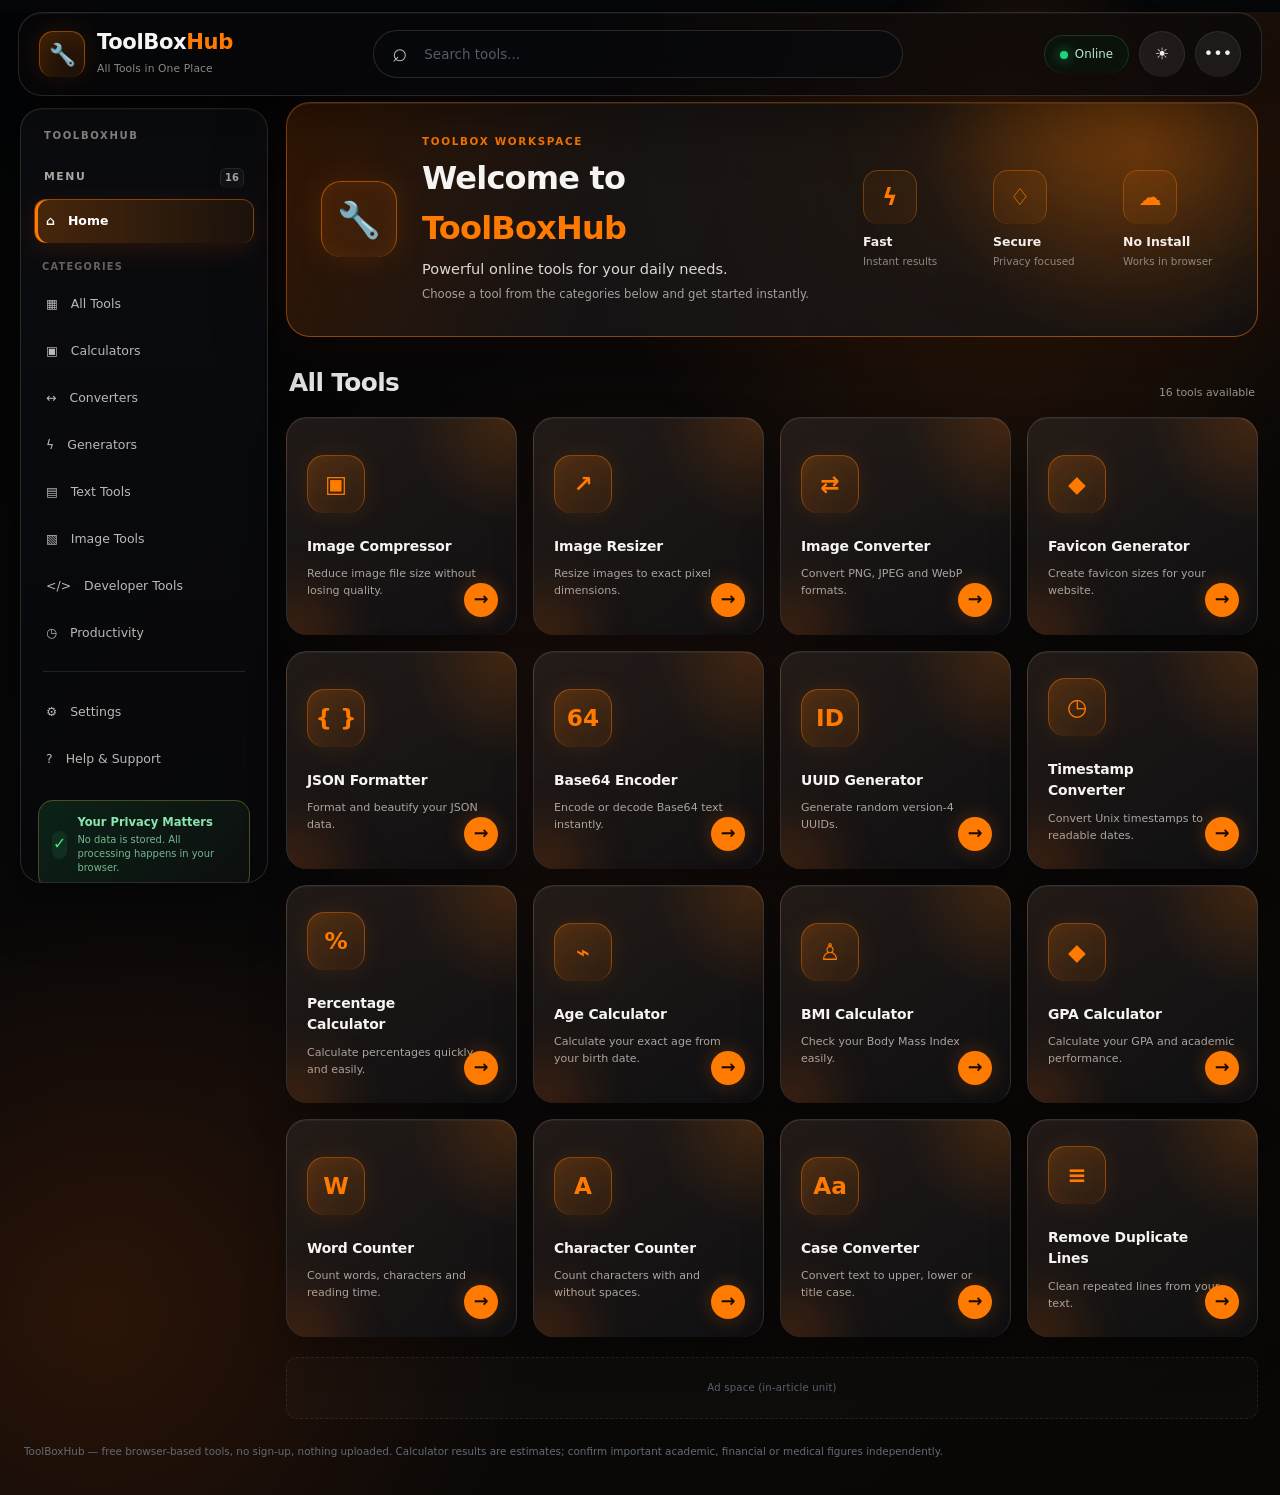
<file: index.html>
<!DOCTYPE html>
<html lang="en">
<head>
<meta charset="UTF-8">
<meta name="viewport" content="width=device-width, initial-scale=1.0">
<title>ToolBoxHub — Image, developer, calculator &amp; text tools</title>
<meta name="description" content="16 free browser tools: image compressor, resizer, converter, favicon generator, JSON formatter, Base64 encoder, UUID generator, timestamp converter, percentage/age/BMI/GPA calculators, word counter, character counter, case converter, duplicate line remover.">

<link rel="stylesheet" href="style.css">
</head>
<body>

<header class="masthead">
  <div class="shell masthead-inner">
    <a class="brand" href="home.html" aria-label="ToolBoxHub home">
      <span class="brand-mark">🔧</span>
      <span>
        <span class="brand-name">ToolBox<span>Hub</span></span>
        <small>All Tools in One Place</small>
      </span>
    </a>

    <div class="search-wrap">
      <span class="search-icon">⌕</span>
      <input id="tool-search" type="search" placeholder="Search tools..." aria-label="Search tools">
    </div>

    <div class="top-actions">
      <span class="status-pill"><span class="status-dot"></span> Online</span>
      <button class="icon-btn theme-toggle" id="theme-toggle" type="button" aria-label="Switch to light mode" title="Switch to light mode">☀</button>
      <button class="icon-btn" type="button" aria-label="More options">•••</button>
    </div>
  </div>
</header>

<main class="shell">
  <div class="layout">

    <nav class="index" id="nav" aria-label="Tool categories">
      <div class="side-brand">TOOLBOXHUB</div>
      <div class="index-head"><span>MENU</span><span class="index-count">16</span></div>

      <button class="active nav-home" data-home="true">⌂ <span>Home</span></button>

      <div class="index-label">Categories</div>
      <button data-category="all">▦ <span>All Tools</span></button>
      <button data-category="calculators">▣ <span>Calculators</span></button>
      <button data-category="converters">↔ <span>Converters</span></button>
      <button data-category="generators">ϟ <span>Generators</span></button>
      <button data-category="text">▤ <span>Text Tools</span></button>
      <button data-category="image">▧ <span>Image Tools</span></button>
      <button data-category="developer">&lt;/&gt; <span>Developer Tools</span></button>
      <button data-category="productivity">◷ <span>Productivity</span></button>

      <div class="side-divider"></div>
      <button data-category="settings">⚙ <span>Settings</span></button>
      <button data-category="help">? <span>Help &amp; Support</span></button>

      <div class="privacy-card side-privacy">
        <span class="privacy-icon">✓</span>
        <div><strong>Your Privacy Matters</strong><small>No data is stored. All processing happens in your browser.</small></div>
      </div>

      <div class="ad-slot-side">Ad space<br>(sidebar unit)</div>
    </nav>

    <section class="dashboard" id="dashboard">
      <section class="hero-card">
        <div class="hero-copy">
          <div class="hero-icon">🔧</div>
          <div>
            <div class="eyebrow">TOOLBOX WORKSPACE</div>
            <h1>Welcome to <span>ToolBoxHub</span></h1>
            <p>Powerful online tools for your daily needs.</p>
            <small>Choose a tool from the categories below and get started instantly.</small>
          </div>
        </div>
        <div class="hero-features">
          <div><b>ϟ</b><strong>Fast</strong><small>Instant results</small></div>
          <div><b>♢</b><strong>Secure</strong><small>Privacy focused</small></div>
          <div><b>☁</b><strong>No Install</strong><small>Works in browser</small></div>
        </div>
      </section>

      <div class="section-heading">
        <div><h2>All Tools</h2><span class="heading-line"></span></div>
        <span id="tool-total">16 tools available</span>
      </div>

      <section class="tool-grid" id="tool-grid">

        <button class="tool-card" data-tool="img-compress" data-category="image">
          <span class="tool-card-icon">▣</span><span class="tool-arrow">→</span>
          <strong>Image Compressor</strong><p>Reduce image file size without losing quality.</p>
        </button>
        <button class="tool-card" data-tool="img-resize" data-category="image">
          <span class="tool-card-icon">↗</span><span class="tool-arrow">→</span>
          <strong>Image Resizer</strong><p>Resize images to exact pixel dimensions.</p>
        </button>
        <button class="tool-card" data-tool="img-convert" data-category="image">
          <span class="tool-card-icon">⇄</span><span class="tool-arrow">→</span>
          <strong>Image Converter</strong><p>Convert PNG, JPEG and WebP formats.</p>
        </button>
        <button class="tool-card" data-tool="favicon" data-category="generators">
          <span class="tool-card-icon">◆</span><span class="tool-arrow">→</span>
          <strong>Favicon Generator</strong><p>Create favicon sizes for your website.</p>
        </button>

        <button class="tool-card" data-tool="json-format" data-category="developer">
          <span class="tool-card-icon">{ }</span><span class="tool-arrow">→</span>
          <strong>JSON Formatter</strong><p>Format and beautify your JSON data.</p>
        </button>
        <button class="tool-card" data-tool="base64" data-category="developer">
          <span class="tool-card-icon">64</span><span class="tool-arrow">→</span>
          <strong>Base64 Encoder</strong><p>Encode or decode Base64 text instantly.</p>
        </button>
        <button class="tool-card" data-tool="uuid" data-category="developer">
          <span class="tool-card-icon">ID</span><span class="tool-arrow">→</span>
          <strong>UUID Generator</strong><p>Generate random version-4 UUIDs.</p>
        </button>
        <button class="tool-card" data-tool="timestamp" data-category="converters">
          <span class="tool-card-icon">◷</span><span class="tool-arrow">→</span>
          <strong>Timestamp Converter</strong><p>Convert Unix timestamps to readable dates.</p>
        </button>

        <button class="tool-card" data-tool="percent" data-category="calculators">
          <span class="tool-card-icon">%</span><span class="tool-arrow">→</span>
          <strong>Percentage Calculator</strong><p>Calculate percentages quickly and easily.</p>
        </button>
        <button class="tool-card" data-tool="age" data-category="calculators">
          <span class="tool-card-icon">⌁</span><span class="tool-arrow">→</span>
          <strong>Age Calculator</strong><p>Calculate your exact age from your birth date.</p>
        </button>
        <button class="tool-card" data-tool="bmi" data-category="calculators">
          <span class="tool-card-icon">♙</span><span class="tool-arrow">→</span>
          <strong>BMI Calculator</strong><p>Check your Body Mass Index easily.</p>
        </button>
        <button class="tool-card" data-tool="gpa" data-category="calculators">
          <span class="tool-card-icon">◆</span><span class="tool-arrow">→</span>
          <strong>GPA Calculator</strong><p>Calculate your GPA and academic performance.</p>
        </button>

        <button class="tool-card" data-tool="word-count" data-category="text">
          <span class="tool-card-icon">W</span><span class="tool-arrow">→</span>
          <strong>Word Counter</strong><p>Count words, characters and reading time.</p>
        </button>
        <button class="tool-card" data-tool="char-count" data-category="text">
          <span class="tool-card-icon">A</span><span class="tool-arrow">→</span>
          <strong>Character Counter</strong><p>Count characters with and without spaces.</p>
        </button>
        <button class="tool-card" data-tool="case-convert" data-category="text">
          <span class="tool-card-icon">Aa</span><span class="tool-arrow">→</span>
          <strong>Case Converter</strong><p>Convert text to upper, lower or title case.</p>
        </button>
        <button class="tool-card" data-tool="dedupe-lines" data-category="text">
          <span class="tool-card-icon">≡</span><span class="tool-arrow">→</span>
          <strong>Remove Duplicate Lines</strong><p>Clean repeated lines from your text.</p>
        </button>
      </section>

      <div class="dashboard-ad ad-slot-inline">Ad space (in-article unit)</div>

      <div class="worksheet" id="worksheet">
        <div class="workspace-bar">
          <button class="back-tools" id="back-tools" type="button">← Back to all tools</button>
          <div><span class="workspace-kicker">ACTIVE TOOL</span><span class="workspace-title" id="active-tool-title">Toolbox</span></div>
        </div>
      <!-- ===================== IMAGE COMPRESSOR ===================== -->
      <section class="tool-panel" id="panel-img-compress">
        <h2>Image Compressor</h2>
        <p class="tool-sub">Shrink an image's file size by adjusting quality. Runs locally — nothing is uploaded.</p>

        <label for="ic-file">Choose an image</label>
        <input type="file" id="ic-file" accept="image/*">

        <div class="field-row" style="margin-top:16px;">
          <div>
            <label for="ic-quality">Quality: <span id="ic-quality-val">70%</span></label>
            <input type="range" id="ic-quality" min="10" max="100" value="70" oninput="document.getElementById('ic-quality-val').textContent=this.value+'%'">
          </div>
        </div>
        <button class="btn" onclick="compressImage()">Compress Image</button>

        <div class="result" id="ic-result">
          <div class="preview-row" id="ic-previews"></div>
          <div class="result-detail" id="ic-sizes"></div>
          <a id="ic-download" class="btn btn-secondary" style="display:inline-block;margin-top:12px;">Download compressed image</a>
        </div>

        <!-- AD SLOT -->
        <div class="ad-slot-inline">Ad space (in-article unit)</div>
        <!-- END AD SLOT -->
      </section>

      <!-- ===================== IMAGE RESIZER ===================== -->
      <section class="tool-panel" id="panel-img-resize">
        <h2>Image Resizer</h2>
        <p class="tool-sub">Resize an image to exact pixel dimensions.</p>

        <label for="ir-file">Choose an image</label>
        <input type="file" id="ir-file" accept="image/*" onchange="loadResizeImage(event)">

        <div class="field-row" style="margin-top:16px;">
          <div><label for="ir-width">Width (px)</label><input type="number" id="ir-width" placeholder="800"></div>
          <div><label for="ir-height">Height (px)</label><input type="number" id="ir-height" placeholder="600"></div>
        </div>
        <div class="checkbox-row"><input type="checkbox" id="ir-aspect" checked><label for="ir-aspect" style="margin:0;">Maintain aspect ratio</label></div>
        <button class="btn" onclick="resizeImage()">Resize Image</button>

        <div class="result" id="ir-result">
          <div class="preview-row" id="ir-previews"></div>
          <a id="ir-download" class="btn btn-secondary" style="display:inline-block;margin-top:12px;">Download resized image</a>
        </div>

        <!-- AD SLOT -->
        <div class="ad-slot-inline">Ad space (in-article unit)</div>
        <!-- END AD SLOT -->
      </section>

      <!-- ===================== IMAGE CONVERTER ===================== -->
      <section class="tool-panel" id="panel-img-convert">
        <h2>Image Converter</h2>
        <p class="tool-sub">Convert an image between PNG, JPEG and WebP.</p>

        <label for="cv-file">Choose an image</label>
        <input type="file" id="cv-file" accept="image/*">

        <div class="field-row" style="margin-top:16px;">
          <div>
            <label for="cv-format">Convert to</label>
            <select id="cv-format">
              <option value="image/png">PNG</option>
              <option value="image/jpeg">JPEG</option>
              <option value="image/webp">WebP</option>
            </select>
          </div>
        </div>
        <button class="btn" onclick="convertImage()">Convert Image</button>

        <div class="result" id="cv-result">
          <div class="preview-row" id="cv-previews"></div>
          <a id="cv-download" class="btn btn-secondary" style="display:inline-block;margin-top:12px;">Download converted image</a>
        </div>

        <!-- AD SLOT -->
        <div class="ad-slot-inline">Ad space (in-article unit)</div>
        <!-- END AD SLOT -->
      </section>

      <!-- ===================== FAVICON GENERATOR ===================== -->
      <section class="tool-panel" id="panel-favicon">
        <h2>Favicon Generator</h2>
        <p class="tool-sub">Upload a square image to generate favicon sizes for a website.</p>

        <label for="fav-file">Choose an image (square works best)</label>
        <input type="file" id="fav-file" accept="image/*">
        <button class="btn" onclick="generateFavicons()">Generate Favicons</button>

        <div class="result" id="fav-result">
          <div class="preview-row" id="fav-previews"></div>
        </div>

        <!-- AD SLOT -->
        <div class="ad-slot-inline">Ad space (in-article unit)</div>
        <!-- END AD SLOT -->
      </section>

      <!-- ===================== JSON FORMATTER ===================== -->
      <section class="tool-panel" id="panel-json-format">
        <h2>JSON Formatter</h2>
        <p class="tool-sub">Pretty-print or minify JSON, and catch syntax errors.</p>

        <textarea id="json-input" class="ws-textarea" placeholder='{"example": "paste your JSON here"}'></textarea>
        <div class="btn-row" style="margin-top:12px;">
          <button class="btn" onclick="formatJSON(2)">Format</button>
          <button class="btn btn-secondary" onclick="formatJSON(0)">Minify</button>
        </div>
        <div class="error-msg" id="json-error"></div>

        <div class="result" id="json-result">
          <div class="copy-row"><span class="result-label">Output</span><button class="copy-btn" onclick="copyText('json-output', this)">Copy</button></div>
          <pre class="output-box" id="json-output"></pre>
        </div>

        <!-- AD SLOT -->
        <div class="ad-slot-inline">Ad space (in-article unit)</div>
        <!-- END AD SLOT -->
      </section>

      <!-- ===================== BASE64 ENCODER ===================== -->
      <section class="tool-panel" id="panel-base64">
        <h2>Base64 Encoder</h2>
        <p class="tool-sub">Encode text to Base64, or decode Base64 back to text.</p>

        <div class="field-row">
          <div>
            <label for="b64-mode">Mode</label>
            <select id="b64-mode">
              <option value="encode">Encode (text → Base64)</option>
              <option value="decode">Decode (Base64 → text)</option>
            </select>
          </div>
        </div>
        <textarea id="b64-input" class="ws-textarea" placeholder="Enter text here"></textarea>
        <button class="btn" onclick="runBase64()">Convert</button>
        <div class="error-msg" id="b64-error">Invalid Base64 string — check for missing characters.</div>

        <div class="result" id="b64-result">
          <div class="copy-row"><span class="result-label">Output</span><button class="copy-btn" onclick="copyText('b64-output', this)">Copy</button></div>
          <pre class="output-box" id="b64-output"></pre>
        </div>

        <!-- AD SLOT -->
        <div class="ad-slot-inline">Ad space (in-article unit)</div>
        <!-- END AD SLOT -->
      </section>

      <!-- ===================== UUID GENERATOR ===================== -->
      <section class="tool-panel" id="panel-uuid">
        <h2>UUID Generator</h2>
        <p class="tool-sub">Generate random version-4 UUIDs.</p>

        <div class="field-row">
          <div><label for="uuid-count">How many?</label><input type="number" id="uuid-count" value="1" min="1" max="50"></div>
        </div>
        <button class="btn" onclick="generateUUIDs()">Generate</button>

        <div class="result" id="uuid-result">
          <div class="copy-row"><span class="result-label">Output</span><button class="copy-btn" onclick="copyText('uuid-output', this)">Copy all</button></div>
          <pre class="output-box" id="uuid-output"></pre>
        </div>

        <!-- AD SLOT -->
        <div class="ad-slot-inline">Ad space (in-article unit)</div>
        <!-- END AD SLOT -->
      </section>

      <!-- ===================== TIMESTAMP CONVERTER ===================== -->
      <section class="tool-panel" id="panel-timestamp">
        <h2>Timestamp Converter</h2>
        <p class="tool-sub">Convert between Unix timestamps and readable dates.</p>

        <h3 class="sub-heading">Timestamp → Date</h3>
        <div class="field-row">
          <div><label for="ts-input">Unix timestamp (seconds)</label><input type="number" id="ts-input" placeholder="1700000000"></div>
        </div>
        <div class="btn-row">
          <button class="btn" onclick="tsToDate()">Convert</button>
          <button class="btn btn-secondary" onclick="useCurrentTs()">Use current timestamp</button>
        </div>
        <div class="result-detail" id="ts-to-date-out" style="margin-top:14px;"></div>

        <h3 class="sub-heading">Date → Timestamp</h3>
        <div class="field-row">
          <div><label for="ts-date">Date and time</label><input type="datetime-local" id="ts-date"></div>
        </div>
        <button class="btn" onclick="dateToTs()">Convert</button>
        <div class="result-detail" id="ts-to-num-out" style="margin-top:14px;"></div>

        <!-- AD SLOT -->
        <div class="ad-slot-inline">Ad space (in-article unit)</div>
        <!-- END AD SLOT -->
      </section>

      <!-- ===================== PERCENTAGE CALCULATOR ===================== -->
      <section class="tool-panel" id="panel-percent">
        <h2>Percentage Calculator</h2>
        <p class="tool-sub">Three common percentage questions, answered directly.</p>

        <h3 class="sub-heading">What is X% of Y?</h3>
        <div class="field-row">
          <div><label for="pc1-x">X (percent)</label><input type="number" id="pc1-x" placeholder="20"></div>
          <div><label for="pc1-y">Y (value)</label><input type="number" id="pc1-y" placeholder="150"></div>
        </div>
        <button class="btn" onclick="calcPercentOf()">Calculate</button>
        <div class="result-detail" id="pc1-out" style="margin-top:12px;"></div>

        <h3 class="sub-heading">X is what percent of Y?</h3>
        <div class="field-row">
          <div><label for="pc2-x">X (part)</label><input type="number" id="pc2-x" placeholder="30"></div>
          <div><label for="pc2-y">Y (whole)</label><input type="number" id="pc2-y" placeholder="150"></div>
        </div>
        <button class="btn" onclick="calcIsWhatPercent()">Calculate</button>
        <div class="result-detail" id="pc2-out" style="margin-top:12px;"></div>

        <h3 class="sub-heading">Percent change from X to Y</h3>
        <div class="field-row">
          <div><label for="pc3-x">X (from)</label><input type="number" id="pc3-x" placeholder="80"></div>
          <div><label for="pc3-y">Y (to)</label><input type="number" id="pc3-y" placeholder="100"></div>
        </div>
        <button class="btn" onclick="calcPercentChange()">Calculate</button>
        <div class="result-detail" id="pc3-out" style="margin-top:12px;"></div>

        <!-- AD SLOT -->
        <div class="ad-slot-inline">Ad space (in-article unit)</div>
        <!-- END AD SLOT -->
      </section>

      <!-- ===================== AGE CALCULATOR ===================== -->
      <section class="tool-panel" id="panel-age">
        <h2>Age Calculator</h2>
        <p class="tool-sub">Exact age in years, months and days from a birth date.</p>

        <div class="field-row">
          <div><label for="age-dob">Date of birth</label><input type="date" id="age-dob"></div>
          <div><label for="age-to">Calculate age on</label><input type="date" id="age-to"></div>
        </div>
        <button class="btn" onclick="calcAge()">Calculate Age</button>

        <div class="result" id="age-result">
          <div class="result-label">Exact age</div>
          <div class="result-value" id="age-value">—</div>
          <div class="result-detail"><div id="age-days">Total days lived: —</div></div>
        </div>

        <!-- AD SLOT -->
        <div class="ad-slot-inline">Ad space (in-article unit)</div>
        <!-- END AD SLOT -->
      </section>

      <!-- ===================== BMI CALCULATOR ===================== -->
      <section class="tool-panel" id="panel-bmi">
        <h2>BMI Calculator</h2>
        <p class="tool-sub">Body Mass Index from your height and weight.</p>

        <div class="field-row">
          <div><label for="bmi-height">Height (cm)</label><input type="number" id="bmi-height" placeholder="170"></div>
          <div><label for="bmi-weight">Weight (kg)</label><input type="number" id="bmi-weight" placeholder="65"></div>
        </div>
        <button class="btn" onclick="calcBMI()">Calculate BMI</button>

        <div class="result" id="bmi-result">
          <div class="result-label">Your BMI</div>
          <div class="result-value" id="bmi-value">—</div>
          <div class="bmi-scale" id="bmi-scale">
            <span data-range="under">Underweight &lt;18.5</span>
            <span data-range="normal">Normal 18.5–24.9</span>
            <span data-range="over">Overweight 25–29.9</span>
            <span data-range="obese">Obese 30+</span>
          </div>
        </div>

        <!-- AD SLOT -->
        <div class="ad-slot-inline">Ad space (in-article unit)</div>
        <!-- END AD SLOT -->
      </section>

      <!-- ===================== GPA CALCULATOR ===================== -->
      <section class="tool-panel" id="panel-gpa">
        <h2>GPA Calculator</h2>
        <p class="tool-sub">Weighted GPA from letter grades and credit hours (4.0 scale).</p>

        <div id="gpa-rows"></div>
        <button class="btn btn-secondary" onclick="addGpaRow()">Add course</button>
        <button class="btn" onclick="calcGPA()" style="margin-left:8px;">Calculate GPA</button>

        <div class="result" id="gpa-result">
          <div class="result-label">Your GPA</div>
          <div class="result-value" id="gpa-value">—</div>
          <div class="result-detail" id="gpa-detail"></div>
        </div>

        <!-- AD SLOT -->
        <div class="ad-slot-inline">Ad space (in-article unit)</div>
        <!-- END AD SLOT -->
      </section>

      <!-- ===================== WORD COUNTER ===================== -->
      <section class="tool-panel" id="panel-word-count">
        <h2>Word Counter</h2>
        <p class="tool-sub">Live word count, sentence count and reading time as you type.</p>

        <textarea id="wc-input" class="ws-textarea" oninput="updateWordCount()" placeholder="Paste or type text..."></textarea>

        <div class="stats-grid">
          <div class="stat-card"><div class="num" id="wc-words">0</div><div class="lbl">Words</div></div>
          <div class="stat-card"><div class="num" id="wc-chars">0</div><div class="lbl">Characters</div></div>
          <div class="stat-card"><div class="num" id="wc-sentences">0</div><div class="lbl">Sentences</div></div>
          <div class="stat-card"><div class="num" id="wc-paragraphs">0</div><div class="lbl">Paragraphs</div></div>
          <div class="stat-card"><div class="num" id="wc-time">0 min</div><div class="lbl">Reading time</div></div>
        </div>

        <!-- AD SLOT -->
        <div class="ad-slot-inline">Ad space (in-article unit)</div>
        <!-- END AD SLOT -->
      </section>

      <!-- ===================== CHARACTER COUNTER ===================== -->
      <section class="tool-panel" id="panel-char-count">
        <h2>Character Counter</h2>
        <p class="tool-sub">Character count with and without spaces — handy for bios and captions with limits.</p>

        <textarea id="cc-input" class="ws-textarea" oninput="updateCharCount()" placeholder="Type or paste text..."></textarea>

        <div class="stats-grid">
          <div class="stat-card"><div class="num" id="cc-with">0</div><div class="lbl">With spaces</div></div>
          <div class="stat-card"><div class="num" id="cc-without">0</div><div class="lbl">Without spaces</div></div>
          <div class="stat-card"><div class="num" id="cc-lines">0</div><div class="lbl">Lines</div></div>
        </div>

        <!-- AD SLOT -->
        <div class="ad-slot-inline">Ad space (in-article unit)</div>
        <!-- END AD SLOT -->
      </section>

      <!-- ===================== CASE CONVERTER ===================== -->
      <section class="tool-panel" id="panel-case-convert">
        <h2>Case Converter</h2>
        <p class="tool-sub">Switch text between UPPERCASE, lowercase, Title Case and Sentence case.</p>

        <textarea id="case-input" class="ws-textarea" placeholder="Enter text"></textarea>
        <div class="btn-row" style="margin-top:12px;">
          <button class="btn btn-secondary" onclick="convertCase('upper')">UPPERCASE</button>
          <button class="btn btn-secondary" onclick="convertCase('lower')">lowercase</button>
          <button class="btn btn-secondary" onclick="convertCase('title')">Title Case</button>
          <button class="btn btn-secondary" onclick="convertCase('sentence')">Sentence case</button>
        </div>

        <div class="result" id="case-result">
          <div class="copy-row"><span class="result-label">Output</span><button class="copy-btn" onclick="copyText('case-output', this)">Copy</button></div>
          <pre class="output-box" id="case-output"></pre>
        </div>

        <!-- AD SLOT -->
        <div class="ad-slot-inline">Ad space (in-article unit)</div>
        <!-- END AD SLOT -->
      </section>

      <!-- ===================== REMOVE DUPLICATE LINES ===================== -->
      <section class="tool-panel" id="panel-dedupe-lines">
        <h2>Remove Duplicate Lines</h2>
        <p class="tool-sub">Paste a list and remove repeated lines, keeping the first occurrence of each.</p>

        <textarea id="dedupe-input" class="ws-textarea" placeholder="One item per line"></textarea>
        <div class="checkbox-row">
          <input type="checkbox" id="dedupe-ci"><label for="dedupe-ci" style="margin:0;">Ignore case</label>
        </div>
        <div class="checkbox-row" style="margin-top:0;">
          <input type="checkbox" id="dedupe-trim" checked><label for="dedupe-trim" style="margin:0;">Trim whitespace on each line</label>
        </div>
        <button class="btn" onclick="dedupeLines()">Remove Duplicates</button>

        <div class="result" id="dedupe-result">
          <div class="result-detail" id="dedupe-stat" style="margin-bottom:10px;"></div>
          <div class="copy-row"><span class="result-label">Output</span><button class="copy-btn" onclick="copyText('dedupe-output', this)">Copy</button></div>
          <pre class="output-box" id="dedupe-output"></pre>
        </div>

        <!-- AD SLOT -->
        <div class="ad-slot-inline">Ad space (in-article unit)</div>
        <!-- END AD SLOT -->
      </section>

        </div>
      </section>
    </div>
  </div>
</main>

<footer class="shell">
  ToolBoxHub — free browser-based tools, no sign-up, nothing uploaded. Calculator results are estimates; confirm important academic, financial or medical figures independently.
</footer>

<script>
  // ================= Navigation =================
  const dashboard = document.getElementById('dashboard');
  const worksheet = document.getElementById('worksheet');
  const activeTitle = document.getElementById('active-tool-title');

  const toolNames = {};
  document.querySelectorAll('.tool-card').forEach(card=>{
    toolNames[card.dataset.tool] = card.querySelector('strong').textContent;
  });

  function openHomePage(){
    window.location.href = 'home.html';
  }

  function showAllTools(){
    dashboard.classList.remove('tool-open');
    worksheet.classList.remove('tool-open');
    document.querySelectorAll('.tool-panel').forEach(p=>p.classList.remove('active'));
    document.querySelectorAll('#nav button').forEach(b=>b.classList.remove('active'));
    document.querySelector('.nav-home')?.classList.add('active');
    window.scrollTo({top:0,behavior:'smooth'});
  }

  function selectTool(tool){
    document.querySelectorAll('#nav button').forEach(b=>b.classList.remove('active'));
    document.querySelectorAll('.tool-panel').forEach(p=>p.classList.remove('active'));

    const navBtn = document.querySelector(`#nav button[data-tool="${tool}"]`);
    const panel = document.getElementById('panel-'+tool);
    if(navBtn) navBtn.classList.add('active');
    if(panel){
      panel.classList.add('active');
      activeTitle.textContent = toolNames[tool] || 'Tool';
      dashboard.classList.add('tool-open');
      worksheet.classList.add('tool-open');
      setTimeout(()=>worksheet.scrollIntoView({behavior:'smooth',block:'start'}),40);
    }
  }

  document.querySelectorAll('#nav button[data-tool]').forEach(btn=>{
    btn.addEventListener('click', ()=>selectTool(btn.dataset.tool));
  });

  document.querySelector('.nav-home')?.addEventListener('click', openHomePage);
  document.getElementById('back-tools')?.addEventListener('click', showAllTools);

  document.querySelectorAll('#nav button[data-category]').forEach(btn=>{
    btn.addEventListener('click', ()=>{
      const cat=btn.dataset.category;
      if(cat==='settings' || cat==='help') return;
      showAllTools();
      if(cat==='all') return;
      document.querySelectorAll('.tool-card').forEach(card=>{
        card.style.display = card.dataset.category===cat ? '' : 'none';
      });
      const visible=[...document.querySelectorAll('.tool-card')].filter(c=>c.style.display!=='none').length;
      document.getElementById('tool-total').textContent = visible+' tool'+(visible===1?'':'s')+' available';
      document.querySelectorAll('#nav button').forEach(b=>b.classList.remove('active'));
      btn.classList.add('active');
    });
  });

  document.querySelectorAll('.tool-card').forEach(card=>{
    card.addEventListener('click', ()=>selectTool(card.dataset.tool));
  });

  document.getElementById('tool-search')?.addEventListener('input', e=>{
    const q=e.target.value.trim().toLowerCase();
    showAllTools();
    let count=0;
    document.querySelectorAll('.tool-card').forEach(card=>{
      const match=!q || card.textContent.toLowerCase().includes(q);
      card.style.display=match?'':'none';
      if(match) count++;
    });
    document.getElementById('tool-total').textContent = count+' tool'+(count===1?'':'s')+' available';
  });

  // ================= Shared helpers =================
  function humanFileSize(bytes){
    if(bytes < 1024) return bytes + ' B';
    const units = ['KB','MB','GB'];
    let i = -1;
    do{ bytes /= 1024; i++; } while(bytes >= 1024 && i < units.length-1);
    return bytes.toFixed(1) + ' ' + units[i];
  }

  function copyText(elId, btn){
    const el = document.getElementById(elId);
    const text = el.value !== undefined ? el.value : el.textContent;
    navigator.clipboard.writeText(text).then(()=>{
      if(btn){ const old = btn.textContent; btn.textContent = 'Copied!'; setTimeout(()=>btn.textContent = old, 1200); }
    });
  }

  function loadImageFromInput(inputEl){
    return new Promise((resolve, reject)=>{
      const file = inputEl.files[0];
      if(!file){ reject('No file selected'); return; }
      const url = URL.createObjectURL(file);
      const img = new Image();
      img.onload = ()=> resolve({img, file, url});
      img.onerror = reject;
      img.src = url;
    });
  }

  // ================= Image Compressor =================
  function compressImage(){
    const input = document.getElementById('ic-file');
    loadImageFromInput(input).then(({img, file, url})=>{
      const canvas = document.createElement('canvas');
      canvas.width = img.naturalWidth;
      canvas.height = img.naturalHeight;
      const ctx = canvas.getContext('2d');
      ctx.drawImage(img, 0, 0);
      const quality = document.getElementById('ic-quality').value / 100;

      canvas.toBlob((blob)=>{
        const outUrl = URL.createObjectURL(blob);
        document.getElementById('ic-previews').innerHTML = `
          <div class="preview-item"><img src="${url}"><div class="cap">Original</div></div>
          <div class="preview-item"><img src="${outUrl}"><div class="cap">Compressed</div></div>`;
        document.getElementById('ic-sizes').innerHTML = `
          <div>Original size: ${humanFileSize(file.size)}</div>
          <div>Compressed size: ${humanFileSize(blob.size)}</div>
          <div>Reduction: ${Math.max(0, Math.round((1 - blob.size/file.size)*100))}%</div>`;
        const dl = document.getElementById('ic-download');
        dl.href = outUrl;
        dl.download = 'compressed.jpg';
        document.getElementById('ic-result').classList.add('show');
      }, 'image/jpeg', quality);
    }).catch(()=>{});
  }

  // ================= Image Resizer =================
  let irLoaded = null;
  function loadResizeImage(evt){
    loadImageFromInput(document.getElementById('ir-file')).then(({img, url})=>{
      irLoaded = {img, url};
      document.getElementById('ir-width').placeholder = img.naturalWidth;
      document.getElementById('ir-height').placeholder = img.naturalHeight;
    }).catch(()=>{});
  }

  function resizeImage(){
    if(!irLoaded){
      loadImageFromInput(document.getElementById('ir-file')).then((data)=>{ irLoaded = data; doResize(); }).catch(()=>{});
    } else {
      doResize();
    }
  }

  function doResize(){
    const img = irLoaded.img;
    let w = parseInt(document.getElementById('ir-width').value) || null;
    let h = parseInt(document.getElementById('ir-height').value) || null;
    const keepAspect = document.getElementById('ir-aspect').checked;
    const ratio = img.naturalWidth / img.naturalHeight;

    if(!w && !h){ w = img.naturalWidth; h = img.naturalHeight; }
    else if(w && !h){ h = keepAspect ? Math.round(w/ratio) : img.naturalHeight; }
    else if(h && !w){ w = keepAspect ? Math.round(h*ratio) : img.naturalWidth; }

    const canvas = document.createElement('canvas');
    canvas.width = w; canvas.height = h;
    canvas.getContext('2d').drawImage(img, 0, 0, w, h);

    canvas.toBlob((blob)=>{
      const outUrl = URL.createObjectURL(blob);
      document.getElementById('ir-previews').innerHTML = `
        <div class="preview-item"><img src="${irLoaded.url}"><div class="cap">Original (${img.naturalWidth}×${img.naturalHeight})</div></div>
        <div class="preview-item"><img src="${outUrl}"><div class="cap">Resized (${w}×${h})</div></div>`;
      const dl = document.getElementById('ir-download');
      dl.href = outUrl;
      dl.download = 'resized.png';
      document.getElementById('ir-result').classList.add('show');
    }, 'image/png');
  }

  // ================= Image Converter =================
  function convertImage(){
    loadImageFromInput(document.getElementById('cv-file')).then(({img, url})=>{
      const canvas = document.createElement('canvas');
      canvas.width = img.naturalWidth; canvas.height = img.naturalHeight;
      canvas.getContext('2d').drawImage(img, 0, 0);
      const format = document.getElementById('cv-format').value;
      const ext = format.split('/')[1];

      canvas.toBlob((blob)=>{
        const outUrl = URL.createObjectURL(blob);
        document.getElementById('cv-previews').innerHTML = `
          <div class="preview-item"><img src="${url}"><div class="cap">Original</div></div>
          <div class="preview-item"><img src="${outUrl}"><div class="cap">Converted (${ext.toUpperCase()})</div></div>`;
        const dl = document.getElementById('cv-download');
        dl.href = outUrl;
        dl.download = 'converted.' + ext;
        document.getElementById('cv-result').classList.add('show');
      }, format);
    }).catch(()=>{});
  }

  // ================= Favicon Generator =================
  function generateFavicons(){
    loadImageFromInput(document.getElementById('fav-file')).then(({img})=>{
      const sizes = [16, 32, 48, 180, 192];
      const side = Math.min(img.naturalWidth, img.naturalHeight);
      const sx = (img.naturalWidth - side) / 2;
      const sy = (img.naturalHeight - side) / 2;

      let html = '';
      let done = 0;
      sizes.forEach(size=>{
        const canvas = document.createElement('canvas');
        canvas.width = size; canvas.height = size;
        canvas.getContext('2d').drawImage(img, sx, sy, side, side, 0, 0, size, size);
        canvas.toBlob((blob)=>{
          const outUrl = URL.createObjectURL(blob);
          html += `<div class="preview-item"><img src="${outUrl}" style="width:${Math.min(size,80)}px;height:${Math.min(size,80)}px;">
            <div class="cap">${size}×${size}</div>
            <a class="copy-btn" href="${outUrl}" download="favicon-${size}x${size}.png">Download</a></div>`;
          done++;
          if(done === sizes.length){
            document.getElementById('fav-previews').innerHTML = html;
            document.getElementById('fav-result').classList.add('show');
          }
        }, 'image/png');
      });
    }).catch(()=>{});
  }

  // ================= JSON Formatter =================
  function formatJSON(indent){
    const input = document.getElementById('json-input').value;
    const errEl = document.getElementById('json-error');
    try{
      const obj = JSON.parse(input);
      document.getElementById('json-output').textContent = JSON.stringify(obj, null, indent);
      document.getElementById('json-result').classList.add('show');
      errEl.classList.remove('show');
    }catch(e){
      errEl.textContent = 'Invalid JSON: ' + e.message;
      errEl.classList.add('show');
      document.getElementById('json-result').classList.remove('show');
    }
  }

  // ================= Base64 Encoder =================
  function runBase64(){
    const mode = document.getElementById('b64-mode').value;
    const input = document.getElementById('b64-input').value;
    const errEl = document.getElementById('b64-error');
    try{
      let out;
      if(mode === 'encode'){
        out = btoa(unescape(encodeURIComponent(input)));
      } else {
        out = decodeURIComponent(escape(atob(input)));
      }
      document.getElementById('b64-output').textContent = out;
      document.getElementById('b64-result').classList.add('show');
      errEl.classList.remove('show');
    }catch(e){
      errEl.classList.add('show');
      document.getElementById('b64-result').classList.remove('show');
    }
  }

  // ================= UUID Generator =================
  function uuidv4(){
    if(crypto.randomUUID) return crypto.randomUUID();
    return 'xxxxxxxx-xxxx-4xxx-yxxx-xxxxxxxxxxxx'.replace(/[xy]/g, c=>{
      const r = Math.random()*16|0, v = c === 'x' ? r : (r&0x3|0x8);
      return v.toString(16);
    });
  }

  function generateUUIDs(){
    const count = Math.min(50, Math.max(1, parseInt(document.getElementById('uuid-count').value) || 1));
    const list = [];
    for(let i=0;i<count;i++) list.push(uuidv4());
    document.getElementById('uuid-output').textContent = list.join('\n');
    document.getElementById('uuid-result').classList.add('show');
  }

  // ================= Timestamp Converter =================
  function tsToDate(){
    const val = parseInt(document.getElementById('ts-input').value);
    if(isNaN(val)) return;
    const d = new Date(val * 1000);
    document.getElementById('ts-to-date-out').innerHTML =
      `<div><strong>${d.toString()}</strong></div><div>UTC: ${d.toUTCString()}</div><div>ISO: ${d.toISOString()}</div>`;
  }

  function useCurrentTs(){
    document.getElementById('ts-input').value = Math.floor(Date.now()/1000);
    tsToDate();
  }

  function dateToTs(){
    const val = document.getElementById('ts-date').value;
    if(!val) return;
    const d = new Date(val);
    document.getElementById('ts-to-num-out').innerHTML =
      `<div><strong>${Math.floor(d.getTime()/1000)}</strong> (seconds)</div><div>${d.getTime()} (milliseconds)</div>`;
  }

  // ================= Percentage Calculator =================
  function calcPercentOf(){
    const x = parseFloat(document.getElementById('pc1-x').value);
    const y = parseFloat(document.getElementById('pc1-y').value);
    if(isNaN(x) || isNaN(y)) return;
    document.getElementById('pc1-out').innerHTML = `<strong>${x}% of ${y} = ${(x/100*y).toLocaleString(undefined,{maximumFractionDigits:4})}</strong>`;
  }

  function calcIsWhatPercent(){
    const x = parseFloat(document.getElementById('pc2-x').value);
    const y = parseFloat(document.getElementById('pc2-y').value);
    if(isNaN(x) || isNaN(y) || y === 0) return;
    document.getElementById('pc2-out').innerHTML = `<strong>${x} is ${(x/y*100).toLocaleString(undefined,{maximumFractionDigits:4})}% of ${y}</strong>`;
  }

  function calcPercentChange(){
    const x = parseFloat(document.getElementById('pc3-x').value);
    const y = parseFloat(document.getElementById('pc3-y').value);
    if(isNaN(x) || isNaN(y) || x === 0) return;
    const change = (y - x) / x * 100;
    const word = change >= 0 ? 'increase' : 'decrease';
    document.getElementById('pc3-out').innerHTML = `<strong>${Math.abs(change).toLocaleString(undefined,{maximumFractionDigits:4})}% ${word}</strong> from ${x} to ${y}`;
  }

  // ================= Age Calculator =================
  function calcAge(){
    const dobVal = document.getElementById('age-dob').value;
    const toVal = document.getElementById('age-to').value;
    if(!dobVal) return;
    const dob = new Date(dobVal);
    const to = toVal ? new Date(toVal) : new Date();

    let years = to.getFullYear() - dob.getFullYear();
    let months = to.getMonth() - dob.getMonth();
    let days = to.getDate() - dob.getDate();
    if(days < 0){ months -= 1; days += new Date(to.getFullYear(), to.getMonth(), 0).getDate(); }
    if(months < 0){ years -= 1; months += 12; }

    const totalDays = Math.floor((to - dob) / 86400000);
    document.getElementById('age-value').textContent = `${years}y ${months}m ${days}d`;
    document.getElementById('age-days').textContent = 'Total days lived: ' + totalDays.toLocaleString();
    document.getElementById('age-result').classList.add('show');
  }

  // ================= BMI Calculator =================
  function calcBMI(){
    const h = parseFloat(document.getElementById('bmi-height').value)/100;
    const w = parseFloat(document.getElementById('bmi-weight').value);
    if(!h || !w) return;
    const bmi = w / (h*h);
    document.getElementById('bmi-value').textContent = bmi.toFixed(1);
    let cat = bmi < 18.5 ? 'under' : bmi < 25 ? 'normal' : bmi < 30 ? 'over' : 'obese';
    document.querySelectorAll('#bmi-scale span').forEach(s=> s.classList.toggle('hit', s.dataset.range === cat));
    document.getElementById('bmi-result').classList.add('show');
  }

  // ================= GPA Calculator =================
  const gradePoints = {'A+':4.0,'A':4.0,'A-':3.7,'B+':3.3,'B':3.0,'B-':2.7,'C+':2.3,'C':2.0,'C-':1.7,'D':1.0,'F':0.0};

  function addGpaRow(){
    const container = document.getElementById('gpa-rows');
    if(container.children.length >= 12) return;
    const row = document.createElement('div');
    row.className = 'row-flex';
    const gradeOptions = Object.keys(gradePoints).map(g=>`<option value="${g}">${g}</option>`).join('');
    row.innerHTML = `
      <div class="grow"><label>Grade</label><select class="gpa-grade">${gradeOptions}</select></div>
      <div class="grow"><label>Credit hours</label><input type="number" class="gpa-credits" value="3" min="0" step="0.5"></div>
      <button class="remove-row-btn" onclick="this.parentElement.remove()">✕</button>`;
    container.appendChild(row);
  }

  function calcGPA(){
    const rows = document.querySelectorAll('#gpa-rows .row-flex');
    let totalPoints = 0, totalCredits = 0;
    rows.forEach(row=>{
      const grade = row.querySelector('.gpa-grade').value;
      const credits = parseFloat(row.querySelector('.gpa-credits').value) || 0;
      totalPoints += gradePoints[grade] * credits;
      totalCredits += credits;
    });
    if(totalCredits === 0) return;
    const gpa = totalPoints / totalCredits;
    document.getElementById('gpa-value').textContent = gpa.toFixed(2);
    document.getElementById('gpa-detail').textContent = `${totalCredits} total credit hours across ${rows.length} course(s)`;
    document.getElementById('gpa-result').classList.add('show');
  }

  // ================= Word Counter =================
  function updateWordCount(){
    const text = document.getElementById('wc-input').value;
    const words = text.trim() ? text.trim().split(/\s+/).length : 0;
    const chars = text.length;
    const sentences = text.trim() ? (text.match(/[.!?]+(\s|$)/g) || []).length : 0;
    const paragraphs = text.trim() ? text.split(/\n+/).filter(p=>p.trim().length>0).length : 0;
    const minutes = Math.max(1, Math.round(words / 200));

    document.getElementById('wc-words').textContent = words.toLocaleString();
    document.getElementById('wc-chars').textContent = chars.toLocaleString();
    document.getElementById('wc-sentences').textContent = sentences.toLocaleString();
    document.getElementById('wc-paragraphs').textContent = paragraphs.toLocaleString();
    document.getElementById('wc-time').textContent = (words === 0 ? 0 : minutes) + ' min';
  }

  // ================= Character Counter =================
  function updateCharCount(){
    const text = document.getElementById('cc-input').value;
    document.getElementById('cc-with').textContent = text.length.toLocaleString();
    document.getElementById('cc-without').textContent = text.replace(/\s/g,'').length.toLocaleString();
    document.getElementById('cc-lines').textContent = (text ? text.split(/\n/).length : 0).toLocaleString();
  }

  // ================= Case Converter =================
  function convertCase(type){
    const text = document.getElementById('case-input').value;
    let out;
    if(type === 'upper') out = text.toUpperCase();
    else if(type === 'lower') out = text.toLowerCase();
    else if(type === 'title') out = text.replace(/\w\S*/g, w => w.charAt(0).toUpperCase() + w.slice(1).toLowerCase());
    else if(type === 'sentence') out = text.toLowerCase().replace(/(^\s*\w|[.!?]\s*\w)/g, c => c.toUpperCase());
    document.getElementById('case-output').textContent = out;
    document.getElementById('case-result').classList.add('show');
  }

  // ================= Remove Duplicate Lines =================
  function dedupeLines(){
    const raw = document.getElementById('dedupe-input').value;
    const ignoreCase = document.getElementById('dedupe-ci').checked;
    const trim = document.getElementById('dedupe-trim').checked;
    const lines = raw.split('\n');
    const seen = new Set();
    const out = [];
    lines.forEach(line=>{
      let key = trim ? line.trim() : line;
      if(ignoreCase) key = key.toLowerCase();
      if(!seen.has(key)){ seen.add(key); out.push(trim ? line.trim() : line); }
    });
    document.getElementById('dedupe-output').textContent = out.join('\n');
    document.getElementById('dedupe-stat').textContent = `Removed ${lines.length - out.length} duplicate line(s) out of ${lines.length}.`;
    document.getElementById('dedupe-result').classList.add('show');
  }

  // ================= Init =================
  addGpaRow();
  addGpaRow();
  document.getElementById('age-to').valueAsDate = new Date();
</script>


<script>
(function () {
  const key = 'toolboxhub-theme';
  const body = document.body;
  const btn = document.getElementById('theme-toggle');

  function applyTheme(theme) {
    const light = theme === 'light';
    body.classList.toggle('light-mode', light);
    if (btn) {
      btn.textContent = light ? '☾' : '☀';
      btn.setAttribute('aria-label', light ? 'Switch to dark mode' : 'Switch to light mode');
      btn.setAttribute('title', light ? 'Switch to dark mode' : 'Switch to light mode');
    }
  }

  const saved = localStorage.getItem(key);
  applyTheme(saved === 'light' ? 'light' : 'dark');

  if (btn) {
    btn.addEventListener('click', function () {
      const next = body.classList.contains('light-mode') ? 'dark' : 'light';
      localStorage.setItem(key, next);
      applyTheme(next);
    });
  }
})();
</script>

</body>
</html>
</file>
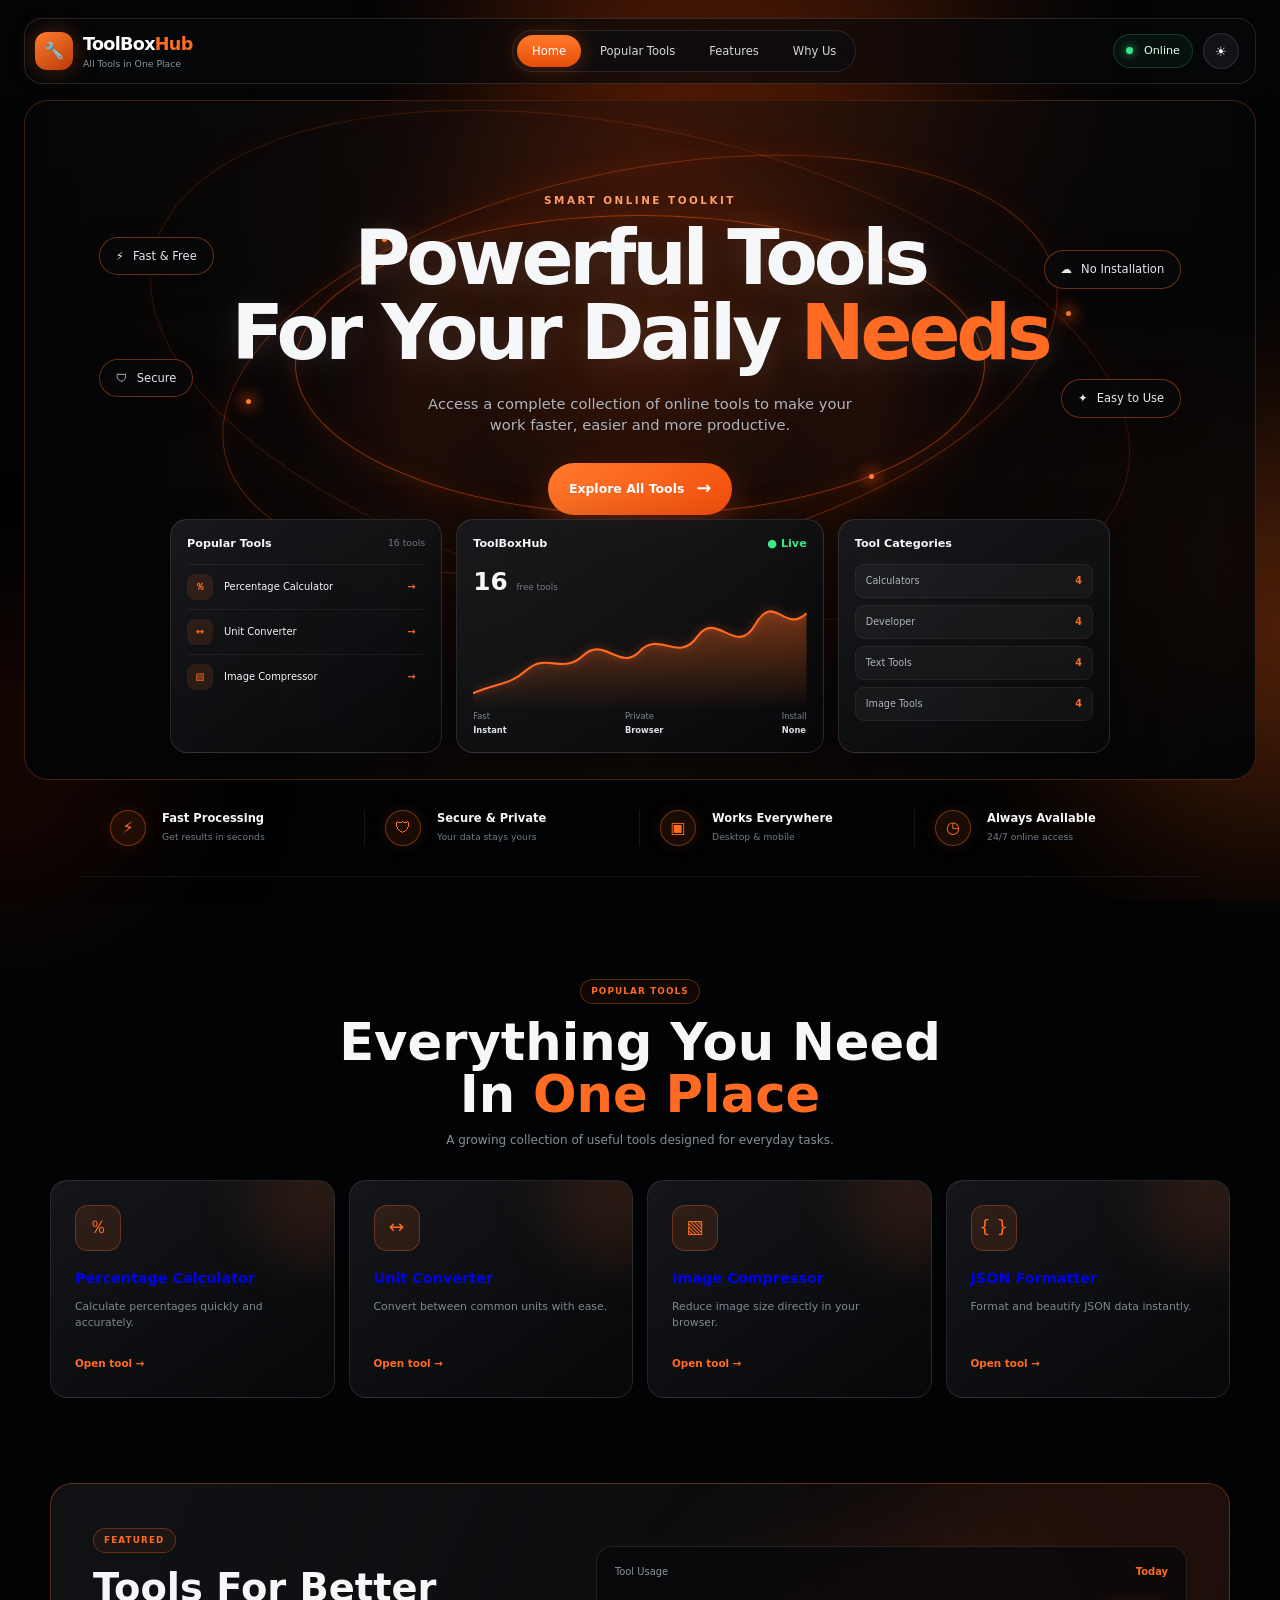
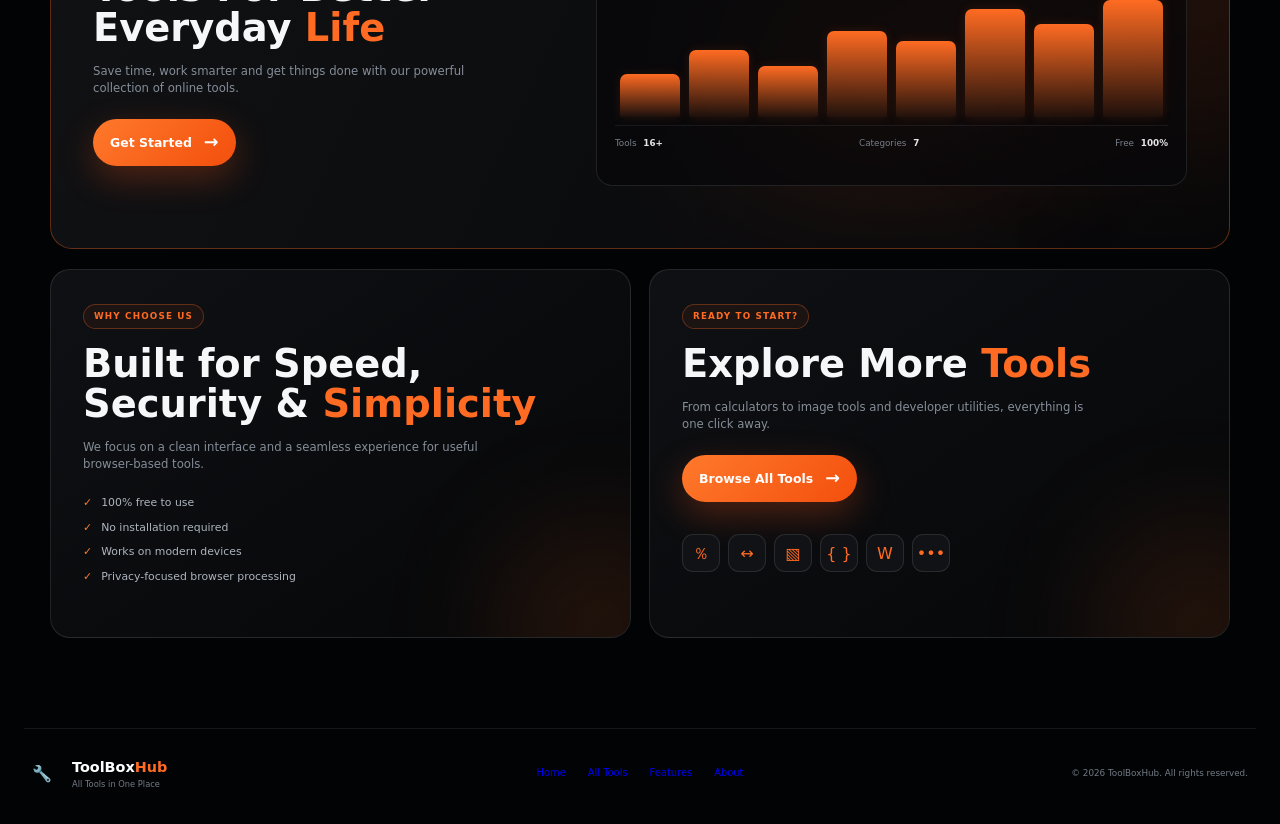
<file: home.html>
<!DOCTYPE html>
<html lang="en">
<head>
<meta charset="UTF-8">
<meta name="viewport" content="width=device-width, initial-scale=1.0">
<title>ToolBoxHub — Powerful Online Tools</title>
<meta name="description" content="ToolBoxHub provides fast, free and privacy-focused online tools for everyday work, calculations, images, text and developer tasks.">
<link rel="stylesheet" href="home.css">
</head>
<body>
<div class="ambient ambient-a"></div>
<div class="ambient ambient-b"></div>
<div class="ambient ambient-c"></div>

<header class="home-header">
  <a class="home-brand" href="home.html" aria-label="ToolBoxHub home">
    <span class="home-logo">🔧</span>
    <span><b>ToolBox<span>Hub</span></b><small>All Tools in One Place</small></span>
  </a>

  <nav class="home-nav">
    <a class="active" href="home.html">Home</a>
    <a href="#popular">Popular Tools</a>
    <a href="#features">Features</a>
    <a href="#why">Why Us</a>
  </nav>

  <div class="home-actions">
    <span class="online"><i></i> Online</span>
    <button class="round-btn theme-toggle" id="home-theme-toggle" type="button" aria-label="Switch to light mode" title="Switch to light mode">☀</button>
  </div>
</header>

<main>
  <section class="hero">
    <div class="orbit orbit-one"></div>
    <div class="orbit orbit-two"></div>
    <div class="orbit orbit-three"></div>
    <div class="hero-particle p1"></div><div class="hero-particle p2"></div>
    <div class="hero-particle p3"></div><div class="hero-particle p4"></div>

    <div class="hero-badge badge-left top-left">⚡ <span>Fast &amp; Free</span></div>
    <div class="hero-badge badge-left bottom-left">🛡 <span>Secure</span></div>
    <div class="hero-badge badge-right top-right">☁ <span>No Installation</span></div>
    <div class="hero-badge badge-right bottom-right">✦ <span>Easy to Use</span></div>

    <div class="hero-content">
      <div class="hero-kicker">SMART ONLINE TOOLKIT</div>
      <h1>Powerful Tools<br>For Your Daily <em>Needs</em></h1>
      <p>Access a complete collection of online tools to make your<br class="desktop"> work faster, easier and more productive.</p>
      <a class="cta" href="index.html">Explore All Tools <span>→</span></a>
    </div>

    <div class="hero-preview">
      <div class="preview-card preview-left">
        <div class="preview-title">Popular Tools <small>16 tools</small></div>
        <div class="mini-row"><b>％</b><span>Percentage Calculator</span><strong>→</strong></div>
        <div class="mini-row"><b>↔</b><span>Unit Converter</span><strong>→</strong></div>
        <div class="mini-row"><b>▧</b><span>Image Compressor</span><strong>→</strong></div>
      </div>
      <div class="preview-card preview-main">
        <div class="chart-head"><span>ToolBoxHub</span><span class="live">● Live</span></div>
        <div class="chart-number">16 <small>free tools</small></div>
        <div class="chart">
          <svg viewBox="0 0 520 150" preserveAspectRatio="none" aria-hidden="true">
            <defs>
              <linearGradient id="area" x1="0" x2="0" y1="0" y2="1">
                <stop offset="0%" stop-color="#ff6b22" stop-opacity=".42"/>
                <stop offset="100%" stop-color="#ff6b22" stop-opacity="0"/>
              </linearGradient>
            </defs>
            <path class="area" d="M0 126 C40 110 55 116 85 92 S140 100 172 72 S230 96 260 66 S320 84 350 45 S410 76 440 28 S485 42 520 12 L520 150 L0 150 Z"/>
            <path class="line" d="M0 126 C40 110 55 116 85 92 S140 100 172 72 S230 96 260 66 S320 84 350 45 S410 76 440 28 S485 42 520 12"/>
          </svg>
        </div>
        <div class="preview-stats"><span>Fast <b>Instant</b></span><span>Private <b>Browser</b></span><span>Install <b>None</b></span></div>
      </div>
      <div class="preview-card preview-right">
        <div class="preview-title">Tool Categories</div>
        <div class="category-pill">Calculators <b>4</b></div>
        <div class="category-pill">Developer <b>4</b></div>
        <div class="category-pill">Text Tools <b>4</b></div>
        <div class="category-pill">Image Tools <b>4</b></div>
      </div>
    </div>
  </section>

  <section class="benefits">
    <div><span>⚡</span><strong>Fast Processing</strong><small>Get results in seconds</small></div>
    <div><span>🛡</span><strong>Secure &amp; Private</strong><small>Your data stays yours</small></div>
    <div><span>▣</span><strong>Works Everywhere</strong><small>Desktop &amp; mobile</small></div>
    <div><span>◷</span><strong>Always Available</strong><small>24/7 online access</small></div>
  </section>

  <section class="section" id="popular">
    <div class="section-kicker">POPULAR TOOLS</div>
    <h2>Everything You Need<br>In <em>One Place</em></h2>
    <p class="section-lead">A growing collection of useful tools designed for everyday tasks.</p>

    <div class="tool-showcase">
      <a class="show-card" href="index.html">
        <span class="show-icon">％</span><h3>Percentage Calculator</h3>
        <p>Calculate percentages quickly and accurately.</p><b>Open tool →</b>
      </a>
      <a class="show-card" href="index.html">
        <span class="show-icon">↔</span><h3>Unit Converter</h3>
        <p>Convert between common units with ease.</p><b>Open tool →</b>
      </a>
      <a class="show-card" href="index.html">
        <span class="show-icon">▧</span><h3>Image Compressor</h3>
        <p>Reduce image size directly in your browser.</p><b>Open tool →</b>
      </a>
      <a class="show-card" href="index.html">
        <span class="show-icon">{ }</span><h3>JSON Formatter</h3>
        <p>Format and beautify JSON data instantly.</p><b>Open tool →</b>
      </a>
    </div>
  </section>

  <section class="feature-panel" id="features">
    <div class="feature-copy">
      <span class="tag">FEATURED</span>
      <h2>Tools For Better<br>Everyday <em>Life</em></h2>
      <p>Save time, work smarter and get things done with our powerful collection of online tools.</p>
      <a class="cta small" href="index.html">Get Started <span>→</span></a>
    </div>
    <div class="feature-visual">
      <div class="visual-glow"></div>
      <div class="visual-chart">
        <div class="chart-label"><span>Tool Usage</span><b>Today</b></div>
        <div class="bars"><i style="height:35%"></i><i style="height:55%"></i><i style="height:42%"></i><i style="height:70%"></i><i style="height:62%"></i><i style="height:88%"></i><i style="height:76%"></i><i style="height:96%"></i></div>
        <div class="chart-footer"><span>Tools <b>16+</b></span><span>Categories <b>7</b></span><span>Free <b>100%</b></span></div>
      </div>
    </div>
  </section>

  <section class="two-panels" id="why">
    <article>
      <span class="tag">WHY CHOOSE US</span>
      <h2>Built for Speed,<br>Security &amp; <em>Simplicity</em></h2>
      <p>We focus on a clean interface and a seamless experience for useful browser-based tools.</p>
      <ul>
        <li>100% free to use</li><li>No installation required</li><li>Works on modern devices</li><li>Privacy-focused browser processing</li>
      </ul>
    </article>
    <article>
      <span class="tag">READY TO START?</span>
      <h2>Explore More <em>Tools</em></h2>
      <p>From calculators to image tools and developer utilities, everything is one click away.</p>
      <a class="cta small" href="index.html">Browse All Tools <span>→</span></a>
      <div class="icon-row"><span>％</span><span>↔</span><span>▧</span><span>{ }</span><span>W</span><span>•••</span></div>
    </article>
  </section>
</main>

<footer class="home-footer">
  <div class="footer-brand"><span>🔧</span><b>ToolBox<span>Hub</span></b><small>All Tools in One Place</small></div>
  <div class="footer-links"><a href="home.html">Home</a><a href="index.html">All Tools</a><a href="#features">Features</a><a href="#why">About</a></div>
  <div class="footer-copy">© 2026 ToolBoxHub. All rights reserved.</div>
</footer>
<script>
const io=new IntersectionObserver(entries=>{
  entries.forEach(e=>{if(e.isIntersecting)e.target.classList.add('visible')});
},{threshold:.12});
document.querySelectorAll('.section,.feature-panel,.two-panels,.benefits,.show-card').forEach(el=>io.observe(el));
</script>

<script>
(function () {
  const key = 'toolboxhub-theme';
  const body = document.body;
  const btn = document.getElementById('home-theme-toggle');

  function applyTheme(theme) {
    const light = theme === 'light';
    body.classList.toggle('light-mode', light);
    if (btn) {
      btn.textContent = light ? '☾' : '☀';
      btn.setAttribute('aria-label', light ? 'Switch to dark mode' : 'Switch to light mode');
      btn.setAttribute('title', light ? 'Switch to dark mode' : 'Switch to light mode');
    }
  }

  const saved = localStorage.getItem(key);
  applyTheme(saved === 'light' ? 'light' : 'dark');

  if (btn) {
    btn.addEventListener('click', function () {
      const next = body.classList.contains('light-mode') ? 'dark' : 'light';
      localStorage.setItem(key, next);
      applyTheme(next);
    });
  }
})();
</script>

</body>
</html>
</file>
<file: style.css>
/* ==========================================================
   ToolBoxHub — Premium Dark Dashboard
   HTML/JS functionality is preserved; this file focuses on
   the visual system, responsive layout and interaction states.
   ========================================================== */
:root{
  --bg:#07080a;
  --bg-2:#0b0d10;
  --surface:#101216;
  --surface-2:#14171c;
  --surface-3:#191d23;
  --surface-4:#20252c;
  --border:#272c34;
  --border-strong:#343a44;
  --text:#f6f7f9;
  --muted:#9aa1ac;
  --muted-2:#68707c;
  --accent:#ff6b22;
  --accent-2:#ff8a4c;
  --accent-soft:rgba(255,107,34,.11);
  --accent-line:rgba(255,107,34,.34);
  --success:#4ade80;
  --danger:#ff6363;
  --radius:16px;
  --radius-sm:10px;
  --shadow:0 24px 70px rgba(0,0,0,.42);
}

*{box-sizing:border-box}
html{scroll-behavior:smooth}
html,body{margin:0;padding:0;min-height:100%;background:var(--bg);}
body{
  color:var(--text);
  font-family:Inter,ui-sans-serif,system-ui,-apple-system,BlinkMacSystemFont,"Segoe UI",sans-serif;
  line-height:1.55;
  -webkit-font-smoothing:antialiased;
  overflow-x:hidden;
}
body::before{
  content:"";position:fixed;inset:0;pointer-events:none;z-index:-1;
  background:radial-gradient(circle at 75% -15%,rgba(255,107,34,.10),transparent 28%),radial-gradient(circle at 10% 90%,rgba(255,107,34,.035),transparent 25%);
}
h1,h2,h3,.brand{font-family:Inter,ui-sans-serif,system-ui,-apple-system,BlinkMacSystemFont,"Segoe UI",sans-serif;color:var(--text);font-weight:700;letter-spacing:-.025em;margin:0}
textarea,input,select,.result-value,.output-box,.stat-card .num{font-family:ui-monospace,SFMono-Regular,Menlo,Monaco,Consolas,"Liberation Mono","Courier New",monospace}
a{color:inherit;text-decoration:none}button{font:inherit}
.shell{width:min(1240px,100%);margin:0 auto;padding:0 24px}

/* Header */
header.masthead{position:sticky;top:0;z-index:50;background:rgba(7,8,10,.88);border-bottom:1px solid rgba(255,255,255,.07);backdrop-filter:blur(18px);-webkit-backdrop-filter:blur(18px)}
.masthead-inner{min-height:68px;display:flex;align-items:center;justify-content:space-between;gap:20px}
.brand{display:inline-flex;align-items:center;gap:10px;font-size:1.05rem;white-space:nowrap}
.brand-mark{width:34px;height:34px;display:grid;place-items:center;border:1px solid var(--accent-line);border-radius:10px;background:var(--accent-soft);color:var(--accent-2);font-size:.72rem;font-weight:850;letter-spacing:-.04em;box-shadow:inset 0 0 18px rgba(255,107,34,.05)}
.brand-name{font-weight:800}.brand-name>span{color:var(--accent)}
.top-meta{display:flex;align-items:center;gap:12px;color:var(--muted);font-size:.74rem}
.status-pill,.tool-count{display:inline-flex;align-items:center;gap:7px;padding:7px 10px;border:1px solid var(--border);border-radius:999px;background:var(--surface)}
.status-dot{width:7px;height:7px;border-radius:50%;background:var(--success);box-shadow:0 0 10px rgba(74,222,128,.5)}
.tool-count{color:#b9bec7;background:transparent}

/* Intro */
main{padding:34px 0 70px}
.page-intro{display:flex;align-items:flex-end;justify-content:space-between;gap:28px;margin-bottom:18px;padding:8px 4px 2px}
.eyebrow,.workspace-kicker{display:block;color:var(--accent);font-size:.65rem;font-weight:800;letter-spacing:.16em;text-transform:uppercase}
.page-intro h1{font-size:clamp(1.55rem,3vw,2.25rem);margin:5px 0 5px}
.page-intro p{max-width:720px;margin:0;color:var(--muted);font-size:.82rem}
.privacy-card{display:flex;align-items:center;gap:10px;min-width:190px;padding:10px 12px;border:1px solid var(--border);border-radius:12px;background:rgba(16,18,22,.72)}
.privacy-icon{width:28px;height:28px;display:grid;place-items:center;border-radius:8px;background:rgba(74,222,128,.09);color:var(--success);font-weight:800}
.privacy-card strong,.privacy-card small{display:block}.privacy-card strong{font-size:.74rem}.privacy-card small{margin-top:1px;color:var(--muted-2);font-size:.64rem}

.layout{display:grid;grid-template-columns:242px minmax(0,1fr);gap:18px;align-items:start}

/* Sidebar */
nav.index{position:sticky;top:86px;max-height:calc(100vh - 106px);overflow-y:auto;padding:12px;background:linear-gradient(180deg,#101216,#0d0f12);border:1px solid var(--border);border-radius:16px;box-shadow:var(--shadow)}
nav.index::-webkit-scrollbar{width:5px}nav.index::-webkit-scrollbar-thumb{background:#30353e;border-radius:99px}
.index-head{display:flex;align-items:center;justify-content:space-between;padding:4px 8px 10px;color:#d7dbe1;font-size:.68rem;font-weight:800;letter-spacing:.14em}
.index-count{min-width:24px;height:20px;display:grid;place-items:center;border:1px solid var(--border);border-radius:6px;color:var(--muted);font-size:.62rem;letter-spacing:0;background:var(--surface-2)}
nav.index .index-label{color:var(--muted-2);font-size:.61rem;text-transform:uppercase;letter-spacing:.13em;font-weight:800;margin:15px 8px 6px;padding-top:4px;border-top:1px solid rgba(255,255,255,.045)}
nav.index .index-label:first-of-type{border-top:0;margin-top:0;padding-top:0}
nav.index button{position:relative;display:flex;align-items:center;width:100%;text-align:left;border:1px solid transparent;border-radius:9px;padding:9px 10px 9px 34px;margin:2px 0;background:transparent;color:#9ca3ad;cursor:pointer;font-size:.76rem;transition:background .18s ease,color .18s ease,border-color .18s ease,transform .18s ease}
nav.index button::before{content:"";position:absolute;left:11px;width:14px;height:14px;border-radius:4px;border:1px solid #3a4049;background:#1a1e24;opacity:.9;transition:.18s ease}
nav.index button::after{content:"";position:absolute;left:15px;width:6px;height:6px;border-radius:2px;background:#69717c;opacity:.75;transition:.18s ease}
nav.index button:hover{color:#f1f2f4;background:var(--surface-2);border-color:var(--border);transform:translateX(1px)}
nav.index button:hover::before{border-color:#555c67}.index button.active{color:#fff;background:linear-gradient(90deg,rgba(255,107,34,.14),rgba(255,107,34,.045));border-color:var(--accent-line);box-shadow:inset 3px 0 0 var(--accent),0 5px 18px rgba(0,0,0,.14);font-weight:700}
nav.index button.active::before{border-color:var(--accent);background:rgba(255,107,34,.15)}
nav.index button.active::after{background:var(--accent);box-shadow:0 0 9px rgba(255,107,34,.55)}
.ad-slot-side{margin-top:18px;min-height:92px;display:flex;align-items:center;justify-content:center;border:1px dashed #30353e;border-radius:10px;padding:12px;color:#5d6570;background:#0b0d10;font-size:.64rem;text-align:center}

/* Main workspace */
.worksheet{min-width:0;padding:0;background:var(--surface);border:1px solid var(--border);border-radius:16px;box-shadow:var(--shadow);overflow:hidden}
.workspace-bar{min-height:56px;display:flex;align-items:center;justify-content:space-between;gap:20px;padding:11px 22px;border-bottom:1px solid var(--border);background:linear-gradient(180deg,#14171b,#111317)}
.workspace-bar>div{display:flex;align-items:center;gap:11px}.workspace-kicker{font-size:.56rem;color:var(--muted-2);letter-spacing:.13em}.workspace-title{font-size:.78rem;font-weight:750;color:#e8eaed;border-left:1px solid var(--border);padding-left:11px}.shortcut-hint{color:var(--muted-2);font-size:.65rem}
.tool-panel{display:none;padding:28px}.tool-panel.active{display:block;animation:panelIn .22s ease both}@keyframes panelIn{from{opacity:.4;transform:translateY(4px)}to{opacity:1;transform:none}}
.tool-panel h2{font-size:1.5rem;line-height:1.2;margin-bottom:6px}.tool-sub{color:var(--muted);font-size:.78rem;margin:0 0 24px;max-width:760px}

/* Forms */
label{display:block;color:#d9dde3;font-size:.72rem;font-weight:650;margin:0 0 7px}
.field-row{display:grid;grid-template-columns:repeat(2,minmax(0,1fr));gap:14px}
input[type="text"],input[type="number"],input[type="date"],input[type="datetime-local"],input[type="file"],select,textarea,.ws-textarea{width:100%;border:1px solid var(--border-strong);border-radius:10px;background:#0b0d10;color:#eef0f3;outline:none;transition:border-color .18s ease,box-shadow .18s ease,background .18s ease}
input[type="text"],input[type="number"],input[type="date"],input[type="datetime-local"],select{min-height:42px;padding:10px 12px;font-size:.78rem}
input[type="file"]{padding:9px 10px;font-size:.74rem}.ws-textarea{min-height:190px;padding:13px 14px;resize:vertical;font-size:.76rem;line-height:1.6}
input::placeholder,textarea::placeholder{color:#535b66}input:focus,select:focus,textarea:focus,.ws-textarea:focus{border-color:var(--accent-line);box-shadow:0 0 0 3px var(--accent-soft);background:#0d0f12}
input[type="range"]{width:100%;accent-color:var(--accent)}
input[type="checkbox"]{accent-color:var(--accent)}
.checkbox-row{display:flex;align-items:center;gap:8px;color:var(--muted);font-size:.74rem;margin:12px 0}.checkbox-row label{margin:0;color:var(--muted);font-weight:500}

/* Buttons */
.btn-row{display:flex;flex-wrap:wrap;gap:8px}.btn,.copy-btn{border:1px solid var(--accent-line);border-radius:9px;background:var(--accent);color:#160b05;padding:10px 15px;font-size:.74rem;font-weight:800;cursor:pointer;transition:transform .16s ease,box-shadow .16s ease,filter .16s ease}
.btn:hover,.copy-btn:hover{transform:translateY(-1px);filter:brightness(1.05);box-shadow:0 8px 22px rgba(255,107,34,.16)}.btn:active,.copy-btn:active{transform:translateY(0)}
.btn-secondary{background:#1a1e24;color:#e3e6eb;border-color:#343a43}.btn-secondary:hover{background:#22272e;border-color:#4a515c;box-shadow:0 8px 22px rgba(0,0,0,.2)}

/* Results / outputs */
.result{display:none;margin-top:18px;padding:17px;border:1px solid var(--border);border-radius:12px;background:linear-gradient(180deg,#15181d,#111419)}.result.show{display:block}.result-label{color:var(--muted-2);font-size:.63rem;text-transform:uppercase;letter-spacing:.11em;font-weight:800}.result-value{font-size:1.8rem;font-weight:800;color:var(--accent-2);margin:4px 0}.result-detail{color:#b0b6bf;font-size:.72rem;line-height:1.65}.output-box{min-height:120px;margin:10px 0 0;padding:13px;border:1px solid #282e36;border-radius:9px;background:#090b0e;color:#d8dde3;white-space:pre-wrap;overflow:auto;font-size:.72rem}.copy-row{display:flex;align-items:center;justify-content:space-between;gap:10px}.copy-btn{padding:6px 10px;font-size:.64rem;background:#20252b;color:#e5e7eb;border-color:#353b45;box-shadow:none}.error-msg{display:none;margin-top:10px;padding:10px;border-radius:9px;border:1px solid rgba(255,99,99,.25);background:rgba(255,99,99,.07);color:#ff8585;font-size:.7rem}.error-msg.show{display:block}
.sub-heading{font-size:.82rem;color:#e4e7eb;margin:25px 0 10px;padding-top:17px;border-top:1px solid rgba(255,255,255,.06)}
.preview-row{display:flex;flex-wrap:wrap;gap:12px}.preview-row img{max-width:100%;height:auto;border:1px solid var(--border);border-radius:9px;background:#080a0d}
.stats-grid{display:grid;grid-template-columns:repeat(5,minmax(0,1fr));gap:9px;margin-top:14px}.stat-card{padding:14px 12px;border:1px solid var(--border);border-radius:11px;background:#0d1014}.stat-card .num{font-size:1.05rem;font-weight:800;color:#f0f2f5}.stat-card .lbl{margin-top:4px;color:var(--muted-2);font-size:.62rem}
.ad-slot-inline{display:flex;align-items:center;justify-content:center;min-height:74px;margin-top:24px;border:1px dashed #30353e;border-radius:10px;background:#0c0f12;color:#59616d;font-size:.63rem;letter-spacing:.02em}
footer.shell{padding:0 24px 34px;color:#626a75;font-size:.65rem;line-height:1.7}

/* Responsive */
@media(max-width:900px){.layout{grid-template-columns:210px minmax(0,1fr)}.stats-grid{grid-template-columns:repeat(3,1fr)}.page-intro{align-items:flex-start}.privacy-card{display:none}}
@media(max-width:760px){.shell{padding:0 14px}.masthead-inner{min-height:60px}.top-meta .tool-count{display:none}main{padding-top:20px}.page-intro{margin-bottom:14px}.page-intro p{font-size:.74rem}.layout{grid-template-columns:1fr}nav.index{position:static;max-height:none;display:flex;flex-wrap:wrap;gap:5px;padding:10px}nav.index .index-head{width:100%;padding-bottom:5px}nav.index .index-label{flex-basis:100%;margin:8px 5px 1px;padding-top:7px}nav.index button{width:auto;flex:1 1 calc(50% - 5px);min-width:140px;margin:0}.ad-slot-side{display:none}.shortcut-hint{display:none}}
@media(max-width:520px){.page-intro h1{font-size:1.45rem}.brand-name{font-size:.98rem}.brand-mark{width:31px;height:31px}.tool-panel{padding:21px 16px}.workspace-bar{padding:10px 15px}.field-row{grid-template-columns:1fr}.stats-grid{grid-template-columns:repeat(2,1fr)}.tool-panel h2{font-size:1.3rem}.btn{padding:10px 12px}}
@media(prefers-reduced-motion:reduce){html{scroll-behavior:auto}.tool-panel.active{animation:none}*{transition:none!important}}


/* ==========================================================
   ToolBoxHub — Futuristic Glass Dashboard UI
   Homepage/card system layered over the existing tool engine.
   ========================================================== */

:root{
  --bg:#050608;
  --bg2:#090b10;
  --glass:rgba(18,19,23,.72);
  --glass-strong:rgba(22,22,25,.88);
  --line:rgba(255,255,255,.13);
  --line-soft:rgba(255,255,255,.075);
  --text:#f7f5f3;
  --muted:#aaa6a3;
  --muted2:#77736f;
  --accent:#ff7a00;
  --accent2:#ff9a27;
  --orange-glow:rgba(255,116,0,.32);
  --green:#18d878;
}

/* Atmospheric background */
body{
  background:
    radial-gradient(circle at 78% 8%, rgba(255,115,0,.20), transparent 25%),
    radial-gradient(circle at 8% 88%, rgba(255,94,0,.13), transparent 24%),
    radial-gradient(circle at 48% 46%, rgba(104,42,17,.16), transparent 34%),
    linear-gradient(135deg,#030405 0%,#0b0909 48%,#090704 100%);
}
body::before{
  z-index:-2;
  opacity:.95;
  background:
    radial-gradient(circle at 80% 12%,rgba(255,132,35,.28),transparent 12%),
    radial-gradient(circle at 20% 80%,rgba(255,105,0,.14),transparent 14%),
    radial-gradient(circle at 58% 45%,rgba(255,155,76,.07),transparent 20%);
  filter:blur(20px);
}
body::after{
  content:"";
  position:fixed;
  inset:0;
  z-index:-1;
  pointer-events:none;
  background:
    linear-gradient(rgba(255,255,255,.018) 1px,transparent 1px),
    linear-gradient(90deg,rgba(255,255,255,.018) 1px,transparent 1px);
  background-size:48px 48px;
  mask-image:linear-gradient(to bottom,rgba(0,0,0,.5),transparent 82%);
}

/* Header */
header.masthead{
  position:sticky;
  top:12px;
  margin:12px 18px 0;
  z-index:50;
  background:rgba(7,8,11,.72);
  border:1px solid var(--line);
  border-radius:24px;
  backdrop-filter:blur(24px);
  -webkit-backdrop-filter:blur(24px);
  box-shadow:0 18px 60px rgba(0,0,0,.42),inset 0 1px rgba(255,255,255,.05);
}
.masthead-inner{
  min-height:82px;
  padding:0 18px;
}
.brand{
  gap:12px;
  font-size:1rem;
}
.brand-mark{
  width:46px;height:46px;border-radius:14px;
  font-size:1.35rem;
  border:1px solid rgba(255,122,0,.48);
  background:linear-gradient(145deg,rgba(255,122,0,.22),rgba(255,122,0,.06));
  box-shadow:0 0 30px rgba(255,122,0,.13),inset 0 0 20px rgba(255,122,0,.07);
}
.brand-name{font-size:1.32rem;line-height:1}
.brand-name>span{color:var(--accent)}
.brand small{
  display:block;
  color:#8d8985;
  font-size:.67rem;
  margin-top:4px;
  font-weight:500;
  letter-spacing:.01em;
}
.search-wrap{
  width:min(530px,45vw);
  position:relative;
}
.search-wrap input{
  width:100%;
  height:48px;
  padding:0 18px 0 50px;
  border-radius:26px;
  border:1px solid rgba(255,255,255,.13);
  background:rgba(9,10,14,.65);
  color:#eee;
  outline:none;
  font-family:inherit;
  font-size:.84rem;
}
.search-wrap input:focus{
  border-color:rgba(255,122,0,.55);
  box-shadow:0 0 0 4px rgba(255,122,0,.08),0 0 28px rgba(255,122,0,.08);
}
.search-icon{
  position:absolute;left:19px;top:9px;
  color:#b9b6b2;font-size:1.65rem;line-height:1;
}
.top-actions{display:flex;align-items:center;gap:10px}
.status-pill{
  padding:9px 15px;
  background:rgba(8,26,17,.55);
  border-color:rgba(60,180,105,.24);
  color:#b9eacb;
  font-size:.74rem;
}
.status-dot{width:8px;height:8px;background:var(--green);box-shadow:0 0 12px rgba(24,216,120,.75)}
.icon-btn{
  width:46px;height:46px;
  border:1px solid var(--line-soft);
  border-radius:50%;
  color:#f2efec;
  background:rgba(255,255,255,.07);
  cursor:pointer;
  transition:.2s ease;
}
.icon-btn:hover{border-color:rgba(255,122,0,.42);background:rgba(255,122,0,.12);transform:translateY(-1px)}

/* Main layout */
main{padding:20px 0 70px}
.shell{width:min(1440px,100%);padding:0 20px}
.layout{
  grid-template-columns:248px minmax(0,1fr);
  gap:16px;
  align-items:stretch;
}

/* Glass sidebar */
nav.index{
  position:sticky;
  top:108px;
  max-height:calc(100vh - 125px);
  padding:16px 13px;
  border-radius:22px;
  background:linear-gradient(180deg,rgba(13,14,18,.86),rgba(7,8,11,.88));
  border:1px solid var(--line);
  box-shadow:0 20px 60px rgba(0,0,0,.42),inset 0 1px rgba(255,255,255,.045);
  backdrop-filter:blur(22px);
  -webkit-backdrop-filter:blur(22px);
}
.side-brand{
  color:#8f8b87;
  font-size:.63rem;
  font-weight:850;
  letter-spacing:.16em;
  padding:3px 10px 16px;
}
nav.index .index-head{
  padding:8px 10px;
  color:#aaa6a2;
}
nav.index .index-count{
  border-color:rgba(255,255,255,.09);
  background:rgba(255,255,255,.035);
}
nav.index .index-label{
  border:0;
  margin:16px 8px 7px;
  padding:0;
  color:#66625f;
}
nav.index button{
  min-height:44px;
  margin:3px 0;
  padding:9px 11px;
  border:1px solid transparent;
  border-radius:12px;
  color:#bbb8b5;
  background:transparent;
  font-size:.78rem;
  gap:11px;
  transform:none;
}
nav.index button::before,nav.index button::after{display:none}
nav.index button:hover{
  color:#fff;
  background:rgba(255,255,255,.055);
  border-color:rgba(255,255,255,.07);
  transform:none;
}
nav.index button.active{
  color:#fff;
  background:linear-gradient(90deg,rgba(255,122,0,.25),rgba(255,122,0,.07));
  border-color:rgba(255,122,0,.42);
  box-shadow:0 7px 24px rgba(255,91,0,.12),inset 3px 0 var(--accent);
}
nav.index button span{margin-left:2px}
.side-divider{
  height:1px;
  margin:17px 9px;
  background:rgba(255,255,255,.10);
}
.side-privacy{
  margin:20px 4px 0;
  min-width:0;
  padding:13px;
  border-radius:15px;
  background:linear-gradient(135deg,rgba(18,67,39,.46),rgba(22,24,20,.45));
  border-color:rgba(151,142,46,.45);
}
.side-privacy strong{color:#8de5af;font-size:.72rem}
.side-privacy small{color:#74b88f;font-size:.62rem;line-height:1.45}
.ad-slot-side{
  min-height:70px;
  margin:13px 4px 0;
  border-radius:12px;
  background:rgba(255,255,255,.025);
}

/* Dashboard */
.dashboard{
  min-width:0;
  padding:6px 2px 24px;
}
.hero-card{
  position:relative;
  min-height:188px;
  overflow:hidden;
  display:flex;
  align-items:center;
  justify-content:space-between;
  gap:30px;
  padding:30px 34px;
  border:1px solid rgba(255,126,18,.46);
  border-radius:24px;
  background:
    radial-gradient(circle at 88% 18%,rgba(255,119,0,.22),transparent 24%),
    linear-gradient(115deg,rgba(255,102,0,.18),rgba(28,25,25,.72) 35%,rgba(18,18,20,.74));
  box-shadow:0 20px 70px rgba(0,0,0,.36),0 0 55px rgba(255,91,0,.07),inset 0 1px rgba(255,255,255,.10);
  backdrop-filter:blur(18px);
}
.hero-card::before{
  content:"";
  position:absolute;
  width:250px;height:250px;
  right:2%;top:-160px;
  background:rgba(255,123,0,.25);
  filter:blur(70px);
}
.hero-copy,.hero-features{position:relative;z-index:1}
.hero-copy{display:flex;align-items:center;gap:25px}
.hero-icon{
  width:76px;height:76px;flex:none;
  display:grid;place-items:center;
  border:1px solid rgba(255,122,0,.55);
  border-radius:20px;
  background:rgba(255,122,0,.10);
  color:var(--accent);
  font-size:2.2rem;
  box-shadow:0 0 35px rgba(255,122,0,.13),inset 0 0 22px rgba(255,122,0,.08);
}
.hero-card h1{
  margin:5px 0 5px;
  font-size:clamp(1.55rem,2.5vw,2.15rem);
}
.hero-card h1 span{color:var(--accent)}
.hero-card p{margin:0;color:#ddd9d5;font-size:.91rem}
.hero-card small{color:#a6a09b;font-size:.73rem}
.hero-features{display:flex;gap:30px}
.hero-features div{min-width:100px}
.hero-features b{
  width:54px;height:54px;
  display:grid;place-items:center;
  margin-bottom:8px;
  border:1px solid rgba(255,122,0,.35);
  border-radius:15px;
  background:rgba(255,122,0,.08);
  color:var(--accent);
  font-size:1.45rem;
}
.hero-features strong,.hero-features small{display:block}
.hero-features strong{font-size:.78rem;color:#f4efeb}
.hero-features small{color:#8e8883;font-size:.65rem;margin-top:2px}

/* Heading */
.section-heading{
  display:flex;
  align-items:flex-end;
  justify-content:space-between;
  margin:27px 3px 15px;
}
.section-heading h2{font-size:1.55rem}
.heading-line{
  display:block;
  width:52px;height:4px;
  margin-top:8px;
  border-radius:99px;
  background:var(--accent);
  box-shadow:0 0 14px rgba(255,122,0,.55);
}
.section-heading>span{color:#a09a95;font-size:.68rem}

/* Tool cards */
.tool-grid{
  display:grid;
  grid-template-columns:repeat(4,minmax(0,1fr));
  gap:16px;
}
.tool-card{
  position:relative;
  min-height:218px;
  padding:21px 20px 20px;
  text-align:left;
  border:1px solid rgba(255,255,255,.13);
  border-radius:21px;
  background:
    radial-gradient(circle at 100% 0%,rgba(255,116,0,.18),transparent 34%),
    linear-gradient(145deg,rgba(41,33,29,.76),rgba(17,17,20,.84));
  color:var(--text);
  overflow:hidden;
  cursor:pointer;
  transition:transform .22s ease,border-color .22s ease,box-shadow .22s ease,background .22s ease;
  box-shadow:0 16px 38px rgba(0,0,0,.25),inset 0 1px rgba(255,255,255,.045);
}
.tool-card::before{
  content:"";
  position:absolute;
  width:90px;height:90px;
  left:-35px;bottom:-45px;
  border-radius:50%;
  background:rgba(255,104,0,.15);
  filter:blur(24px);
}
.tool-card:hover{
  transform:translateY(-5px);
  border-color:rgba(255,122,0,.58);
  box-shadow:0 22px 48px rgba(0,0,0,.40),0 0 30px rgba(255,105,0,.10);
  background:
    radial-gradient(circle at 100% 0%,rgba(255,122,0,.25),transparent 38%),
    linear-gradient(145deg,rgba(52,38,29,.82),rgba(17,17,20,.9));
}
.tool-card:active{transform:translateY(-2px)}
.tool-card-icon{
  width:58px;height:58px;
  display:grid;place-items:center;
  margin-bottom:23px;
  border:1px solid rgba(255,122,0,.42);
  border-radius:17px;
  background:linear-gradient(145deg,rgba(255,122,0,.22),rgba(255,122,0,.07));
  color:var(--accent);
  font-size:1.45rem;
  font-weight:850;
  box-shadow:0 0 24px rgba(255,122,0,.11),inset 0 0 16px rgba(255,122,0,.05);
}
.tool-card strong{
  display:block;
  padding-right:35px;
  font-size:.87rem;
  letter-spacing:-.01em;
}
.tool-card p{
  margin:8px 0 0;
  max-width:210px;
  color:#aaa5a0;
  font-size:.69rem;
  line-height:1.55;
}
.tool-arrow{
  position:absolute;
  right:18px;
  bottom:18px;
  width:34px;height:34px;
  display:grid;place-items:center;
  border-radius:50%;
  background:var(--accent);
  color:#1a0b02;
  font-size:1.1rem;
  font-weight:900;
  box-shadow:0 0 20px rgba(255,122,0,.25);
  transition:.2s ease;
}
.tool-card:hover .tool-arrow{transform:translateX(3px);box-shadow:0 0 26px rgba(255,122,0,.48)}

/* Tool workspace opens only after selecting a card */
.worksheet{
  display:none;
  margin-top:18px;
  border-radius:21px;
  border:1px solid rgba(255,255,255,.13);
  background:rgba(13,14,17,.86);
  box-shadow:0 20px 65px rgba(0,0,0,.45);
  overflow:hidden;
}
.worksheet.tool-open{display:block}
.workspace-bar{
  min-height:60px;
  padding:10px 18px;
  background:rgba(255,255,255,.035);
  border-bottom:1px solid rgba(255,255,255,.08);
}
.back-tools{
  border:1px solid rgba(255,122,0,.30);
  border-radius:10px;
  padding:8px 12px;
  color:#f3e9e2;
  background:rgba(255,122,0,.08);
  cursor:pointer;
  font-size:.72rem;
}
.back-tools:hover{background:rgba(255,122,0,.17);border-color:rgba(255,122,0,.55)}
.tool-panel{padding:28px}
.tool-panel h2{font-size:1.45rem}

/* Ads */
.dashboard-ad{margin:20px 0 0;min-height:62px;background:rgba(255,255,255,.018);border-color:rgba(255,255,255,.09)}

/* Responsive */
@media(max-width:1180px){
  .tool-grid{grid-template-columns:repeat(3,minmax(0,1fr))}
  .hero-features{gap:16px}
  .hero-features div{min-width:82px}
}
@media(max-width:920px){
  .layout{grid-template-columns:1fr}
  nav.index{position:static;max-height:none}
  .side-brand{display:none}
  nav.index{display:flex;flex-wrap:wrap;gap:5px}
  nav.index .index-head{width:100%}
  nav.index .index-label{width:100%;margin:9px 8px 2px}
  nav.index button{width:auto;flex:1 1 150px}
  .side-divider{width:100%;margin:10px 9px}
  .side-privacy,.ad-slot-side{flex:1 1 260px}
}
@media(max-width:760px){
  header.masthead{margin:8px 8px 0;top:8px;border-radius:18px}
  .masthead-inner{min-height:68px;padding:0 11px}
  .brand-mark{width:38px;height:38px;font-size:1.05rem}
  .brand-name{font-size:1.05rem}
  .brand small{font-size:.56rem}
  .search-wrap{order:4;width:100%}
  .masthead-inner{flex-wrap:wrap;padding-bottom:10px}
  .top-actions{margin-left:auto}
  .top-actions .status-pill{display:none}
  .icon-btn{width:38px;height:38px}
  main{padding-top:13px}
  .shell{padding:0 10px}
  .hero-card{flex-direction:column;align-items:flex-start;padding:22px;gap:22px}
  .hero-copy{align-items:flex-start;gap:15px}
  .hero-icon{width:58px;height:58px;font-size:1.6rem;border-radius:16px}
  .hero-card h1{font-size:1.45rem}
  .hero-card p{font-size:.76rem}
  .hero-features{width:100%;justify-content:space-between;gap:8px}
  .hero-features div{min-width:0}
  .hero-features b{width:43px;height:43px;font-size:1.1rem}
  .tool-grid{grid-template-columns:repeat(2,minmax(0,1fr));gap:11px}
  .tool-card{min-height:190px;padding:16px;border-radius:17px}
  .tool-card-icon{width:49px;height:49px;margin-bottom:19px;border-radius:14px;font-size:1.15rem}
  .tool-card strong{font-size:.76rem}
  .tool-card p{font-size:.63rem}
  .tool-arrow{right:13px;bottom:13px;width:30px;height:30px;font-size:.95rem}
}
@media(max-width:430px){
  .tool-grid{grid-template-columns:1fr}
  .tool-card{min-height:168px}
  .hero-features{flex-wrap:wrap}
  .hero-features div{flex:1 1 30%}
}

/* FINAL TYPOGRAPHY FIX — remove every visible text underline */
*, *::before, *::after {
  text-decoration: none !important;
  text-decoration-line: none !important;
  text-decoration-style: none !important;
  text-decoration-color: transparent !important;
  text-decoration-thickness: 0 !important;
}

html, body, body * {
  text-decoration: none !important;
  -webkit-text-decoration: none !important;
  text-decoration-skip-ink: none !important;
}

/* Text elements: never draw an underline or text-like bottom border */
p, span, small, strong, b, em, label, h1, h2, h3, h4, h5, h6,
button, a, .tool-card, .tool-card *, .hero-card *, .section-heading *,
.nav-home, .index button, .btn, .copy-btn, .brand, .brand *, .back-tools,
.workspace-title, .workspace-kicker, .tool-sub, .result-detail, .result-label,
.tool-card p, .tool-card strong {
  text-decoration: none !important;
  border-bottom: 0 !important;
}

/* Decorative heading line is intentionally removed */
.heading-line {
  display: none !important;
  width: 0 !important;
  height: 0 !important;
  border: 0 !important;
  background: transparent !important;
}

/* Do not allow pseudo-elements to create accidental text underlines */
.tool-card::before, .tool-card::after,
.hero-card::before, .hero-card::after,
.section-heading::before, .section-heading::after {
  text-decoration: none !important;
}
/* ==========================================================
   ToolBoxHub — Premium Dark Dashboard
   HTML/JS functionality is preserved; this file focuses on
   the visual system, responsive layout and interaction states.
   ========================================================== */
:root{
  --bg:#07080a;
  --bg-2:#0b0d10;
  --surface:#101216;
  --surface-2:#14171c;
  --surface-3:#191d23;
  --surface-4:#20252c;
  --border:#272c34;
  --border-strong:#343a44;
  --text:#f6f7f9;
  --muted:#9aa1ac;
  --muted-2:#68707c;
  --accent:#ff6b22;
  --accent-2:#ff8a4c;
  --accent-soft:rgba(255,107,34,.11);
  --accent-line:rgba(255,107,34,.34);
  --success:#4ade80;
  --danger:#ff6363;
  --radius:16px;
  --radius-sm:10px;
  --shadow:0 24px 70px rgba(0,0,0,.42);
}

*{box-sizing:border-box}
html{scroll-behavior:smooth}
html,body{margin:0;padding:0;min-height:100%;background:var(--bg);}
body{
  color:var(--text);
  font-family:Inter,ui-sans-serif,system-ui,-apple-system,BlinkMacSystemFont,"Segoe UI",sans-serif;
  line-height:1.55;
  -webkit-font-smoothing:antialiased;
  overflow-x:hidden;
}
body::before{
  content:"";position:fixed;inset:0;pointer-events:none;z-index:-1;
  background:radial-gradient(circle at 75% -15%,rgba(255,107,34,.10),transparent 28%),radial-gradient(circle at 10% 90%,rgba(255,107,34,.035),transparent 25%);
}
h1,h2,h3,.brand{font-family:Inter,ui-sans-serif,system-ui,-apple-system,BlinkMacSystemFont,"Segoe UI",sans-serif;color:var(--text);font-weight:700;letter-spacing:-.025em;margin:0}
textarea,input,select,.result-value,.output-box,.stat-card .num{font-family:ui-monospace,SFMono-Regular,Menlo,Monaco,Consolas,"Liberation Mono","Courier New",monospace}
a{color:inherit;text-decoration:none}button{font:inherit}
.shell{width:min(1240px,100%);margin:0 auto;padding:0 24px}

/* Header */
header.masthead{position:sticky;top:0;z-index:50;background:rgba(7,8,10,.88);border-bottom:1px solid rgba(255,255,255,.07);backdrop-filter:blur(18px);-webkit-backdrop-filter:blur(18px)}
.masthead-inner{min-height:68px;display:flex;align-items:center;justify-content:space-between;gap:20px}
.brand{display:inline-flex;align-items:center;gap:10px;font-size:1.05rem;white-space:nowrap}
.brand-mark{width:34px;height:34px;display:grid;place-items:center;border:1px solid var(--accent-line);border-radius:10px;background:var(--accent-soft);color:var(--accent-2);font-size:.72rem;font-weight:850;letter-spacing:-.04em;box-shadow:inset 0 0 18px rgba(255,107,34,.05)}
.brand-name{font-weight:800}.brand-name>span{color:var(--accent)}
.top-meta{display:flex;align-items:center;gap:12px;color:var(--muted);font-size:.74rem}
.status-pill,.tool-count{display:inline-flex;align-items:center;gap:7px;padding:7px 10px;border:1px solid var(--border);border-radius:999px;background:var(--surface)}
.status-dot{width:7px;height:7px;border-radius:50%;background:var(--success);box-shadow:0 0 10px rgba(74,222,128,.5)}
.tool-count{color:#b9bec7;background:transparent}

/* Intro */
main{padding:34px 0 70px}
.page-intro{display:flex;align-items:flex-end;justify-content:space-between;gap:28px;margin-bottom:18px;padding:8px 4px 2px}
.eyebrow,.workspace-kicker{display:block;color:var(--accent);font-size:.65rem;font-weight:800;letter-spacing:.16em;text-transform:uppercase}
.page-intro h1{font-size:clamp(1.55rem,3vw,2.25rem);margin:5px 0 5px}
.page-intro p{max-width:720px;margin:0;color:var(--muted);font-size:.82rem}
.privacy-card{display:flex;align-items:center;gap:10px;min-width:190px;padding:10px 12px;border:1px solid var(--border);border-radius:12px;background:rgba(16,18,22,.72)}
.privacy-icon{width:28px;height:28px;display:grid;place-items:center;border-radius:8px;background:rgba(74,222,128,.09);color:var(--success);font-weight:800}
.privacy-card strong,.privacy-card small{display:block}.privacy-card strong{font-size:.74rem}.privacy-card small{margin-top:1px;color:var(--muted-2);font-size:.64rem}

.layout{display:grid;grid-template-columns:242px minmax(0,1fr);gap:18px;align-items:start}

/* Sidebar */
nav.index{position:sticky;top:86px;max-height:calc(100vh - 106px);overflow-y:auto;padding:12px;background:linear-gradient(180deg,#101216,#0d0f12);border:1px solid var(--border);border-radius:16px;box-shadow:var(--shadow)}
nav.index::-webkit-scrollbar{width:5px}nav.index::-webkit-scrollbar-thumb{background:#30353e;border-radius:99px}
.index-head{display:flex;align-items:center;justify-content:space-between;padding:4px 8px 10px;color:#d7dbe1;font-size:.68rem;font-weight:800;letter-spacing:.14em}
.index-count{min-width:24px;height:20px;display:grid;place-items:center;border:1px solid var(--border);border-radius:6px;color:var(--muted);font-size:.62rem;letter-spacing:0;background:var(--surface-2)}
nav.index .index-label{color:var(--muted-2);font-size:.61rem;text-transform:uppercase;letter-spacing:.13em;font-weight:800;margin:15px 8px 6px;padding-top:4px;border-top:1px solid rgba(255,255,255,.045)}
nav.index .index-label:first-of-type{border-top:0;margin-top:0;padding-top:0}
nav.index button{position:relative;display:flex;align-items:center;width:100%;text-align:left;border:1px solid transparent;border-radius:9px;padding:9px 10px 9px 34px;margin:2px 0;background:transparent;color:#9ca3ad;cursor:pointer;font-size:.76rem;transition:background .18s ease,color .18s ease,border-color .18s ease,transform .18s ease}
nav.index button::before{content:"";position:absolute;left:11px;width:14px;height:14px;border-radius:4px;border:1px solid #3a4049;background:#1a1e24;opacity:.9;transition:.18s ease}
nav.index button::after{content:"";position:absolute;left:15px;width:6px;height:6px;border-radius:2px;background:#69717c;opacity:.75;transition:.18s ease}
nav.index button:hover{color:#f1f2f4;background:var(--surface-2);border-color:var(--border);transform:translateX(1px)}
nav.index button:hover::before{border-color:#555c67}.index button.active{color:#fff;background:linear-gradient(90deg,rgba(255,107,34,.14),rgba(255,107,34,.045));border-color:var(--accent-line);box-shadow:inset 3px 0 0 var(--accent),0 5px 18px rgba(0,0,0,.14);font-weight:700}
nav.index button.active::before{border-color:var(--accent);background:rgba(255,107,34,.15)}
nav.index button.active::after{background:var(--accent);box-shadow:0 0 9px rgba(255,107,34,.55)}
.ad-slot-side{margin-top:18px;min-height:92px;display:flex;align-items:center;justify-content:center;border:1px dashed #30353e;border-radius:10px;padding:12px;color:#5d6570;background:#0b0d10;font-size:.64rem;text-align:center}

/* Main workspace */
.worksheet{min-width:0;padding:0;background:var(--surface);border:1px solid var(--border);border-radius:16px;box-shadow:var(--shadow);overflow:hidden}
.workspace-bar{min-height:56px;display:flex;align-items:center;justify-content:space-between;gap:20px;padding:11px 22px;border-bottom:1px solid var(--border);background:linear-gradient(180deg,#14171b,#111317)}
.workspace-bar>div{display:flex;align-items:center;gap:11px}.workspace-kicker{font-size:.56rem;color:var(--muted-2);letter-spacing:.13em}.workspace-title{font-size:.78rem;font-weight:750;color:#e8eaed;border-left:1px solid var(--border);padding-left:11px}.shortcut-hint{color:var(--muted-2);font-size:.65rem}
.tool-panel{display:none;padding:28px}.tool-panel.active{display:block;animation:panelIn .22s ease both}@keyframes panelIn{from{opacity:.4;transform:translateY(4px)}to{opacity:1;transform:none}}
.tool-panel h2{font-size:1.5rem;line-height:1.2;margin-bottom:6px}.tool-sub{color:var(--muted);font-size:.78rem;margin:0 0 24px;max-width:760px}

/* Forms */
label{display:block;color:#d9dde3;font-size:.72rem;font-weight:650;margin:0 0 7px}
.field-row{display:grid;grid-template-columns:repeat(2,minmax(0,1fr));gap:14px}
input[type="text"],input[type="number"],input[type="date"],input[type="datetime-local"],input[type="file"],select,textarea,.ws-textarea{width:100%;border:1px solid var(--border-strong);border-radius:10px;background:#0b0d10;color:#eef0f3;outline:none;transition:border-color .18s ease,box-shadow .18s ease,background .18s ease}
input[type="text"],input[type="number"],input[type="date"],input[type="datetime-local"],select{min-height:42px;padding:10px 12px;font-size:.78rem}
input[type="file"]{padding:9px 10px;font-size:.74rem}.ws-textarea{min-height:190px;padding:13px 14px;resize:vertical;font-size:.76rem;line-height:1.6}
input::placeholder,textarea::placeholder{color:#535b66}input:focus,select:focus,textarea:focus,.ws-textarea:focus{border-color:var(--accent-line);box-shadow:0 0 0 3px var(--accent-soft);background:#0d0f12}
input[type="range"]{width:100%;accent-color:var(--accent)}
input[type="checkbox"]{accent-color:var(--accent)}
.checkbox-row{display:flex;align-items:center;gap:8px;color:var(--muted);font-size:.74rem;margin:12px 0}.checkbox-row label{margin:0;color:var(--muted);font-weight:500}

/* Buttons */
.btn-row{display:flex;flex-wrap:wrap;gap:8px}.btn,.copy-btn{border:1px solid var(--accent-line);border-radius:9px;background:var(--accent);color:#160b05;padding:10px 15px;font-size:.74rem;font-weight:800;cursor:pointer;transition:transform .16s ease,box-shadow .16s ease,filter .16s ease}
.btn:hover,.copy-btn:hover{transform:translateY(-1px);filter:brightness(1.05);box-shadow:0 8px 22px rgba(255,107,34,.16)}.btn:active,.copy-btn:active{transform:translateY(0)}
.btn-secondary{background:#1a1e24;color:#e3e6eb;border-color:#343a43}.btn-secondary:hover{background:#22272e;border-color:#4a515c;box-shadow:0 8px 22px rgba(0,0,0,.2)}

/* Results / outputs */
.result{display:none;margin-top:18px;padding:17px;border:1px solid var(--border);border-radius:12px;background:linear-gradient(180deg,#15181d,#111419)}.result.show{display:block}.result-label{color:var(--muted-2);font-size:.63rem;text-transform:uppercase;letter-spacing:.11em;font-weight:800}.result-value{font-size:1.8rem;font-weight:800;color:var(--accent-2);margin:4px 0}.result-detail{color:#b0b6bf;font-size:.72rem;line-height:1.65}.output-box{min-height:120px;margin:10px 0 0;padding:13px;border:1px solid #282e36;border-radius:9px;background:#090b0e;color:#d8dde3;white-space:pre-wrap;overflow:auto;font-size:.72rem}.copy-row{display:flex;align-items:center;justify-content:space-between;gap:10px}.copy-btn{padding:6px 10px;font-size:.64rem;background:#20252b;color:#e5e7eb;border-color:#353b45;box-shadow:none}.error-msg{display:none;margin-top:10px;padding:10px;border-radius:9px;border:1px solid rgba(255,99,99,.25);background:rgba(255,99,99,.07);color:#ff8585;font-size:.7rem}.error-msg.show{display:block}
.sub-heading{font-size:.82rem;color:#e4e7eb;margin:25px 0 10px;padding-top:17px;border-top:1px solid rgba(255,255,255,.06)}
.preview-row{display:flex;flex-wrap:wrap;gap:12px}.preview-row img{max-width:100%;height:auto;border:1px solid var(--border);border-radius:9px;background:#080a0d}
.stats-grid{display:grid;grid-template-columns:repeat(5,minmax(0,1fr));gap:9px;margin-top:14px}.stat-card{padding:14px 12px;border:1px solid var(--border);border-radius:11px;background:#0d1014}.stat-card .num{font-size:1.05rem;font-weight:800;color:#f0f2f5}.stat-card .lbl{margin-top:4px;color:var(--muted-2);font-size:.62rem}
.ad-slot-inline{display:flex;align-items:center;justify-content:center;min-height:74px;margin-top:24px;border:1px dashed #30353e;border-radius:10px;background:#0c0f12;color:#59616d;font-size:.63rem;letter-spacing:.02em}
footer.shell{padding:0 24px 34px;color:#626a75;font-size:.65rem;line-height:1.7}

/* Responsive */
@media(max-width:900px){.layout{grid-template-columns:210px minmax(0,1fr)}.stats-grid{grid-template-columns:repeat(3,1fr)}.page-intro{align-items:flex-start}.privacy-card{display:none}}
@media(max-width:760px){.shell{padding:0 14px}.masthead-inner{min-height:60px}.top-meta .tool-count{display:none}main{padding-top:20px}.page-intro{margin-bottom:14px}.page-intro p{font-size:.74rem}.layout{grid-template-columns:1fr}nav.index{position:static;max-height:none;display:flex;flex-wrap:wrap;gap:5px;padding:10px}nav.index .index-head{width:100%;padding-bottom:5px}nav.index .index-label{flex-basis:100%;margin:8px 5px 1px;padding-top:7px}nav.index button{width:auto;flex:1 1 calc(50% - 5px);min-width:140px;margin:0}.ad-slot-side{display:none}.shortcut-hint{display:none}}
@media(max-width:520px){.page-intro h1{font-size:1.45rem}.brand-name{font-size:.98rem}.brand-mark{width:31px;height:31px}.tool-panel{padding:21px 16px}.workspace-bar{padding:10px 15px}.field-row{grid-template-columns:1fr}.stats-grid{grid-template-columns:repeat(2,1fr)}.tool-panel h2{font-size:1.3rem}.btn{padding:10px 12px}}
@media(prefers-reduced-motion:reduce){html{scroll-behavior:auto}.tool-panel.active{animation:none}*{transition:none!important}}


/* ==========================================================
   ToolBoxHub — Futuristic Glass Dashboard UI
   Homepage/card system layered over the existing tool engine.
   ========================================================== */

:root{
  --bg:#050608;
  --bg2:#090b10;
  --glass:rgba(18,19,23,.72);
  --glass-strong:rgba(22,22,25,.88);
  --line:rgba(255,255,255,.13);
  --line-soft:rgba(255,255,255,.075);
  --text:#f7f5f3;
  --muted:#aaa6a3;
  --muted2:#77736f;
  --accent:#ff7a00;
  --accent2:#ff9a27;
  --orange-glow:rgba(255,116,0,.32);
  --green:#18d878;
}

/* Atmospheric background */
body{
  background:
    radial-gradient(circle at 78% 8%, rgba(255,115,0,.20), transparent 25%),
    radial-gradient(circle at 8% 88%, rgba(255,94,0,.13), transparent 24%),
    radial-gradient(circle at 48% 46%, rgba(104,42,17,.16), transparent 34%),
    linear-gradient(135deg,#030405 0%,#0b0909 48%,#090704 100%);
}
body::before{
  z-index:-2;
  opacity:.95;
  background:
    radial-gradient(circle at 80% 12%,rgba(255,132,35,.28),transparent 12%),
    radial-gradient(circle at 20% 80%,rgba(255,105,0,.14),transparent 14%),
    radial-gradient(circle at 58% 45%,rgba(255,155,76,.07),transparent 20%);
  filter:blur(20px);
}
body::after{
  content:"";
  position:fixed;
  inset:0;
  z-index:-1;
  pointer-events:none;
  background:
    linear-gradient(rgba(255,255,255,.018) 1px,transparent 1px),
    linear-gradient(90deg,rgba(255,255,255,.018) 1px,transparent 1px);
  background-size:48px 48px;
  mask-image:linear-gradient(to bottom,rgba(0,0,0,.5),transparent 82%);
}

/* Header */
header.masthead{
  position:sticky;
  top:12px;
  margin:12px 18px 0;
  z-index:50;
  background:rgba(7,8,11,.72);
  border:1px solid var(--line);
  border-radius:24px;
  backdrop-filter:blur(24px);
  -webkit-backdrop-filter:blur(24px);
  box-shadow:0 18px 60px rgba(0,0,0,.42),inset 0 1px rgba(255,255,255,.05);
}
.masthead-inner{
  min-height:82px;
  padding:0 18px;
}
.brand{
  gap:12px;
  font-size:1rem;
}
.brand-mark{
  width:46px;height:46px;border-radius:14px;
  font-size:1.35rem;
  border:1px solid rgba(255,122,0,.48);
  background:linear-gradient(145deg,rgba(255,122,0,.22),rgba(255,122,0,.06));
  box-shadow:0 0 30px rgba(255,122,0,.13),inset 0 0 20px rgba(255,122,0,.07);
}
.brand-name{font-size:1.32rem;line-height:1}
.brand-name>span{color:var(--accent)}
.brand small{
  display:block;
  color:#8d8985;
  font-size:.67rem;
  margin-top:4px;
  font-weight:500;
  letter-spacing:.01em;
}
.search-wrap{
  width:min(530px,45vw);
  position:relative;
}
.search-wrap input{
  width:100%;
  height:48px;
  padding:0 18px 0 50px;
  border-radius:26px;
  border:1px solid rgba(255,255,255,.13);
  background:rgba(9,10,14,.65);
  color:#eee;
  outline:none;
  font-family:inherit;
  font-size:.84rem;
}
.search-wrap input:focus{
  border-color:rgba(255,122,0,.55);
  box-shadow:0 0 0 4px rgba(255,122,0,.08),0 0 28px rgba(255,122,0,.08);
}
.search-icon{
  position:absolute;left:19px;top:9px;
  color:#b9b6b2;font-size:1.65rem;line-height:1;
}
.top-actions{display:flex;align-items:center;gap:10px}
.status-pill{
  padding:9px 15px;
  background:rgba(8,26,17,.55);
  border-color:rgba(60,180,105,.24);
  color:#b9eacb;
  font-size:.74rem;
}
.status-dot{width:8px;height:8px;background:var(--green);box-shadow:0 0 12px rgba(24,216,120,.75)}
.icon-btn{
  width:46px;height:46px;
  border:1px solid var(--line-soft);
  border-radius:50%;
  color:#f2efec;
  background:rgba(255,255,255,.07);
  cursor:pointer;
  transition:.2s ease;
}
.icon-btn:hover{border-color:rgba(255,122,0,.42);background:rgba(255,122,0,.12);transform:translateY(-1px)}

/* Main layout */
main{padding:20px 0 70px}
.shell{width:min(1440px,100%);padding:0 20px}
.layout{
  grid-template-columns:248px minmax(0,1fr);
  gap:16px;
  align-items:stretch;
}

/* Glass sidebar */
nav.index{
  position:sticky;
  top:108px;
  max-height:calc(100vh - 125px);
  padding:16px 13px;
  border-radius:22px;
  background:linear-gradient(180deg,rgba(13,14,18,.86),rgba(7,8,11,.88));
  border:1px solid var(--line);
  box-shadow:0 20px 60px rgba(0,0,0,.42),inset 0 1px rgba(255,255,255,.045);
  backdrop-filter:blur(22px);
  -webkit-backdrop-filter:blur(22px);
}
.side-brand{
  color:#8f8b87;
  font-size:.63rem;
  font-weight:850;
  letter-spacing:.16em;
  padding:3px 10px 16px;
}
nav.index .index-head{
  padding:8px 10px;
  color:#aaa6a2;
}
nav.index .index-count{
  border-color:rgba(255,255,255,.09);
  background:rgba(255,255,255,.035);
}
nav.index .index-label{
  border:0;
  margin:16px 8px 7px;
  padding:0;
  color:#66625f;
}
nav.index button{
  min-height:44px;
  margin:3px 0;
  padding:9px 11px;
  border:1px solid transparent;
  border-radius:12px;
  color:#bbb8b5;
  background:transparent;
  font-size:.78rem;
  gap:11px;
  transform:none;
}
nav.index button::before,nav.index button::after{display:none}
nav.index button:hover{
  color:#fff;
  background:rgba(255,255,255,.055);
  border-color:rgba(255,255,255,.07);
  transform:none;
}
nav.index button.active{
  color:#fff;
  background:linear-gradient(90deg,rgba(255,122,0,.25),rgba(255,122,0,.07));
  border-color:rgba(255,122,0,.42);
  box-shadow:0 7px 24px rgba(255,91,0,.12),inset 3px 0 var(--accent);
}
nav.index button span{margin-left:2px}
.side-divider{
  height:1px;
  margin:17px 9px;
  background:rgba(255,255,255,.10);
}
.side-privacy{
  margin:20px 4px 0;
  min-width:0;
  padding:13px;
  border-radius:15px;
  background:linear-gradient(135deg,rgba(18,67,39,.46),rgba(22,24,20,.45));
  border-color:rgba(151,142,46,.45);
}
.side-privacy strong{color:#8de5af;font-size:.72rem}
.side-privacy small{color:#74b88f;font-size:.62rem;line-height:1.45}
.ad-slot-side{
  min-height:70px;
  margin:13px 4px 0;
  border-radius:12px;
  background:rgba(255,255,255,.025);
}

/* Dashboard */
.dashboard{
  min-width:0;
  padding:6px 2px 24px;
}
.hero-card{
  position:relative;
  min-height:188px;
  overflow:hidden;
  display:flex;
  align-items:center;
  justify-content:space-between;
  gap:30px;
  padding:30px 34px;
  border:1px solid rgba(255,126,18,.46);
  border-radius:24px;
  background:
    radial-gradient(circle at 88% 18%,rgba(255,119,0,.22),transparent 24%),
    linear-gradient(115deg,rgba(255,102,0,.18),rgba(28,25,25,.72) 35%,rgba(18,18,20,.74));
  box-shadow:0 20px 70px rgba(0,0,0,.36),0 0 55px rgba(255,91,0,.07),inset 0 1px rgba(255,255,255,.10);
  backdrop-filter:blur(18px);
}
.hero-card::before{
  content:"";
  position:absolute;
  width:250px;height:250px;
  right:2%;top:-160px;
  background:rgba(255,123,0,.25);
  filter:blur(70px);
}
.hero-copy,.hero-features{position:relative;z-index:1}
.hero-copy{display:flex;align-items:center;gap:25px}
.hero-icon{
  width:76px;height:76px;flex:none;
  display:grid;place-items:center;
  border:1px solid rgba(255,122,0,.55);
  border-radius:20px;
  background:rgba(255,122,0,.10);
  color:var(--accent);
  font-size:2.2rem;
  box-shadow:0 0 35px rgba(255,122,0,.13),inset 0 0 22px rgba(255,122,0,.08);
}
.hero-card h1{
  margin:5px 0 5px;
  font-size:clamp(1.55rem,2.5vw,2.15rem);
}
.hero-card h1 span{color:var(--accent)}
.hero-card p{margin:0;color:#ddd9d5;font-size:.91rem}
.hero-card small{color:#a6a09b;font-size:.73rem}
.hero-features{display:flex;gap:30px}
.hero-features div{min-width:100px}
.hero-features b{
  width:54px;height:54px;
  display:grid;place-items:center;
  margin-bottom:8px;
  border:1px solid rgba(255,122,0,.35);
  border-radius:15px;
  background:rgba(255,122,0,.08);
  color:var(--accent);
  font-size:1.45rem;
}
.hero-features strong,.hero-features small{display:block}
.hero-features strong{font-size:.78rem;color:#f4efeb}
.hero-features small{color:#8e8883;font-size:.65rem;margin-top:2px}

/* Heading */
.section-heading{
  display:flex;
  align-items:flex-end;
  justify-content:space-between;
  margin:27px 3px 15px;
}
.section-heading h2{font-size:1.55rem}
.heading-line{
  display:block;
  width:52px;height:4px;
  margin-top:8px;
  border-radius:99px;
  background:var(--accent);
  box-shadow:0 0 14px rgba(255,122,0,.55);
}
.section-heading>span{color:#a09a95;font-size:.68rem}

/* Tool cards */
.tool-grid{
  display:grid;
  grid-template-columns:repeat(4,minmax(0,1fr));
  gap:16px;
}
.tool-card{
  position:relative;
  min-height:218px;
  padding:21px 20px 20px;
  text-align:left;
  border:1px solid rgba(255,255,255,.13);
  border-radius:21px;
  background:
    radial-gradient(circle at 100% 0%,rgba(255,116,0,.18),transparent 34%),
    linear-gradient(145deg,rgba(41,33,29,.76),rgba(17,17,20,.84));
  color:var(--text);
  overflow:hidden;
  cursor:pointer;
  transition:transform .22s ease,border-color .22s ease,box-shadow .22s ease,background .22s ease;
  box-shadow:0 16px 38px rgba(0,0,0,.25),inset 0 1px rgba(255,255,255,.045);
}
.tool-card::before{
  content:"";
  position:absolute;
  width:90px;height:90px;
  left:-35px;bottom:-45px;
  border-radius:50%;
  background:rgba(255,104,0,.15);
  filter:blur(24px);
}
.tool-card:hover{
  transform:translateY(-5px);
  border-color:rgba(255,122,0,.58);
  box-shadow:0 22px 48px rgba(0,0,0,.40),0 0 30px rgba(255,105,0,.10);
  background:
    radial-gradient(circle at 100% 0%,rgba(255,122,0,.25),transparent 38%),
    linear-gradient(145deg,rgba(52,38,29,.82),rgba(17,17,20,.9));
}
.tool-card:active{transform:translateY(-2px)}
.tool-card-icon{
  width:58px;height:58px;
  display:grid;place-items:center;
  margin-bottom:23px;
  border:1px solid rgba(255,122,0,.42);
  border-radius:17px;
  background:linear-gradient(145deg,rgba(255,122,0,.22),rgba(255,122,0,.07));
  color:var(--accent);
  font-size:1.45rem;
  font-weight:850;
  box-shadow:0 0 24px rgba(255,122,0,.11),inset 0 0 16px rgba(255,122,0,.05);
}
.tool-card strong{
  display:block;
  padding-right:35px;
  font-size:.87rem;
  letter-spacing:-.01em;
}
.tool-card p{
  margin:8px 0 0;
  max-width:210px;
  color:#aaa5a0;
  font-size:.69rem;
  line-height:1.55;
}
.tool-arrow{
  position:absolute;
  right:18px;
  bottom:18px;
  width:34px;height:34px;
  display:grid;place-items:center;
  border-radius:50%;
  background:var(--accent);
  color:#1a0b02;
  font-size:1.1rem;
  font-weight:900;
  box-shadow:0 0 20px rgba(255,122,0,.25);
  transition:.2s ease;
}
.tool-card:hover .tool-arrow{transform:translateX(3px);box-shadow:0 0 26px rgba(255,122,0,.48)}

/* Tool workspace opens only after selecting a card */
.worksheet{
  display:none;
  margin-top:18px;
  border-radius:21px;
  border:1px solid rgba(255,255,255,.13);
  background:rgba(13,14,17,.86);
  box-shadow:0 20px 65px rgba(0,0,0,.45);
  overflow:hidden;
}
.worksheet.tool-open{display:block}
.workspace-bar{
  min-height:60px;
  padding:10px 18px;
  background:rgba(255,255,255,.035);
  border-bottom:1px solid rgba(255,255,255,.08);
}
.back-tools{
  border:1px solid rgba(255,122,0,.30);
  border-radius:10px;
  padding:8px 12px;
  color:#f3e9e2;
  background:rgba(255,122,0,.08);
  cursor:pointer;
  font-size:.72rem;
}
.back-tools:hover{background:rgba(255,122,0,.17);border-color:rgba(255,122,0,.55)}
.tool-panel{padding:28px}
.tool-panel h2{font-size:1.45rem}

/* Ads */
.dashboard-ad{margin:20px 0 0;min-height:62px;background:rgba(255,255,255,.018);border-color:rgba(255,255,255,.09)}

/* Responsive */
@media(max-width:1180px){
  .tool-grid{grid-template-columns:repeat(3,minmax(0,1fr))}
  .hero-features{gap:16px}
  .hero-features div{min-width:82px}
}
@media(max-width:920px){
  .layout{grid-template-columns:1fr}
  nav.index{position:static;max-height:none}
  .side-brand{display:none}
  nav.index{display:flex;flex-wrap:wrap;gap:5px}
  nav.index .index-head{width:100%}
  nav.index .index-label{width:100%;margin:9px 8px 2px}
  nav.index button{width:auto;flex:1 1 150px}
  .side-divider{width:100%;margin:10px 9px}
  .side-privacy,.ad-slot-side{flex:1 1 260px}
}
@media(max-width:760px){
  header.masthead{margin:8px 8px 0;top:8px;border-radius:18px}
  .masthead-inner{min-height:68px;padding:0 11px}
  .brand-mark{width:38px;height:38px;font-size:1.05rem}
  .brand-name{font-size:1.05rem}
  .brand small{font-size:.56rem}
  .search-wrap{order:4;width:100%}
  .masthead-inner{flex-wrap:wrap;padding-bottom:10px}
  .top-actions{margin-left:auto}
  .top-actions .status-pill{display:none}
  .icon-btn{width:38px;height:38px}
  main{padding-top:13px}
  .shell{padding:0 10px}
  .hero-card{flex-direction:column;align-items:flex-start;padding:22px;gap:22px}
  .hero-copy{align-items:flex-start;gap:15px}
  .hero-icon{width:58px;height:58px;font-size:1.6rem;border-radius:16px}
  .hero-card h1{font-size:1.45rem}
  .hero-card p{font-size:.76rem}
  .hero-features{width:100%;justify-content:space-between;gap:8px}
  .hero-features div{min-width:0}
  .hero-features b{width:43px;height:43px;font-size:1.1rem}
  .tool-grid{grid-template-columns:repeat(2,minmax(0,1fr));gap:11px}
  .tool-card{min-height:190px;padding:16px;border-radius:17px}
  .tool-card-icon{width:49px;height:49px;margin-bottom:19px;border-radius:14px;font-size:1.15rem}
  .tool-card strong{font-size:.76rem}
  .tool-card p{font-size:.63rem}
  .tool-arrow{right:13px;bottom:13px;width:30px;height:30px;font-size:.95rem}
}
@media(max-width:430px){
  .tool-grid{grid-template-columns:1fr}
  .tool-card{min-height:168px}
  .hero-features{flex-wrap:wrap}
  .hero-features div{flex:1 1 30%}
}

/* FINAL TYPOGRAPHY FIX — remove every visible text underline */
*, *::before, *::after {
  text-decoration: none !important;
  text-decoration-line: none !important;
  text-decoration-style: none !important;
  text-decoration-color: transparent !important;
  text-decoration-thickness: 0 !important;
}

html, body, body * {
  text-decoration: none !important;
  -webkit-text-decoration: none !important;
  text-decoration-skip-ink: none !important;
}

/* Text elements: never draw an underline or text-like bottom border */
p, span, small, strong, b, em, label, h1, h2, h3, h4, h5, h6,
button, a, .tool-card, .tool-card *, .hero-card *, .section-heading *,
.nav-home, .index button, .btn, .copy-btn, .brand, .brand *, .back-tools,
.workspace-title, .workspace-kicker, .tool-sub, .result-detail, .result-label,
.tool-card p, .tool-card strong {
  text-decoration: none !important;
  border-bottom: 0 !important;
}

/* Decorative heading line is intentionally removed */
.heading-line {
  display: none !important;
  width: 0 !important;
  height: 0 !important;
  border: 0 !important;
  background: transparent !important;
}

/* Do not allow pseudo-elements to create accidental text underlines */
.tool-card::before, .tool-card::after,
.hero-card::before, .hero-card::after,
.section-heading::before, .section-heading::after {
  text-decoration: none !important;
}

/* ==========================================================
   ToolBoxHub — Optional Light / Day Mode
   Dark mode remains the default. This layer only activates
   when .light-mode is present on <body>.
   Inspired by the supplied soft blue/lavender reference.
   ========================================================== */
body.light-mode{
  --bg:#f4f7ff;
  --bg2:#edf5ff;
  --surface:#ffffff;
  --surface-2:#f7f9fd;
  --surface-3:#eef3fa;
  --surface-4:#e5ebf5;
  --border:#d9e1ee;
  --border-strong:#c6d1e1;
  --text:#111827;
  --muted:#667085;
  --muted-2:#8a94a6;
  --accent:#ff7200;
  --accent2:#f56b00;
  --accent-soft:rgba(255,114,0,.10);
  --accent-line:rgba(255,114,0,.32);
  --shadow:0 20px 60px rgba(74,96,140,.13);

  color:var(--text);
  background:
    radial-gradient(circle at 8% 8%,rgba(191,201,255,.48),transparent 27%),
    radial-gradient(circle at 92% 18%,rgba(177,235,249,.48),transparent 28%),
    radial-gradient(circle at 50% 100%,rgba(219,225,255,.50),transparent 36%),
    linear-gradient(135deg,#f8fbff 0%,#eef4ff 48%,#f8fcff 100%);
}
body.light-mode::before{
  opacity:1;
  background:
    radial-gradient(circle at 18% 24%,rgba(163,181,255,.28),transparent 24%),
    radial-gradient(circle at 82% 16%,rgba(104,220,235,.22),transparent 23%),
    radial-gradient(circle at 55% 80%,rgba(255,255,255,.80),transparent 32%);
  filter:blur(24px);
}
body.light-mode::after{
  background:
    linear-gradient(rgba(74,122,180,.045) 1px,transparent 1px),
    linear-gradient(90deg,rgba(74,122,180,.045) 1px,transparent 1px);
  background-size:48px 48px;
  mask-image:linear-gradient(to bottom,rgba(0,0,0,.22),transparent 82%);
}

body.light-mode h1,
body.light-mode h2,
body.light-mode h3,
body.light-mode .brand{color:#101828}
body.light-mode .brand-name>span{color:var(--accent)}
body.light-mode .brand small{color:#7b8493}

body.light-mode header.masthead{
  background:rgba(255,255,255,.78);
  border-color:rgba(124,145,180,.25);
  box-shadow:0 14px 45px rgba(84,108,153,.12),inset 0 1px rgba(255,255,255,.9);
}
body.light-mode .brand-mark{
  background:linear-gradient(145deg,rgba(255,145,65,.18),rgba(255,122,0,.05));
  box-shadow:0 0 24px rgba(255,122,0,.08),inset 0 0 18px rgba(255,122,0,.05);
}
body.light-mode .search-wrap input{
  background:rgba(248,250,254,.86);
  color:#182230;
  border-color:#d5deeb;
}
body.light-mode .search-wrap input::placeholder{color:#98a2b3}
body.light-mode .search-icon{color:#667085}
body.light-mode .status-pill{
  background:rgba(239,253,246,.88);
  border-color:rgba(38,164,98,.22);
  color:#237447;
}
body.light-mode .icon-btn{
  color:#344054;
  background:rgba(255,255,255,.78);
  border-color:#d8e0eb;
  box-shadow:0 5px 18px rgba(80,105,150,.08);
}
body.light-mode .icon-btn:hover{background:#fff}

body.light-mode nav.index{
  background:linear-gradient(180deg,rgba(255,255,255,.90),rgba(244,248,253,.90));
  border-color:#d9e1ee;
  box-shadow:0 18px 50px rgba(74,96,140,.11),inset 0 1px rgba(255,255,255,.9);
}
body.light-mode .side-brand{color:#8791a1}
body.light-mode nav.index .index-head{color:#4b5565}
body.light-mode nav.index .index-count{
  background:#f2f5fa;
  border-color:#d9e1eb;
  color:#7a8494;
}
body.light-mode nav.index .index-label{color:#8b95a5}
body.light-mode nav.index button{color:#667085}
body.light-mode nav.index button:hover{
  color:#17202d;
  background:#eef4fb;
  border-color:#dce5f0;
}
body.light-mode nav.index button.active{
  color:#a84400;
  background:linear-gradient(90deg,rgba(255,130,38,.16),rgba(255,130,38,.05));
  border-color:rgba(255,114,0,.34);
  box-shadow:0 7px 22px rgba(255,114,0,.09),inset 3px 0 var(--accent);
}
body.light-mode .side-divider{background:#e0e6ef}
body.light-mode .side-privacy{
  background:linear-gradient(135deg,rgba(224,250,237,.92),rgba(246,250,247,.82));
  border-color:rgba(83,172,119,.30);
}
body.light-mode .side-privacy strong{color:#28784a}
body.light-mode .side-privacy small{color:#6b927a}
body.light-mode .ad-slot-side,
body.light-mode .ad-slot-inline{
  background:rgba(255,255,255,.50);
  border-color:#d7e0ec;
  color:#8a94a6;
}

body.light-mode .hero-card{
  border-color:rgba(255,126,18,.42);
  background:
    radial-gradient(circle at 88% 12%,rgba(119,225,237,.34),transparent 24%),
    radial-gradient(circle at 20% 100%,rgba(189,197,255,.35),transparent 28%),
    linear-gradient(115deg,rgba(255,255,255,.88),rgba(246,248,255,.84) 48%,rgba(241,251,255,.88));
  box-shadow:0 20px 60px rgba(77,101,151,.13),0 0 45px rgba(109,197,235,.09),inset 0 1px rgba(255,255,255,.95);
}
body.light-mode .hero-card::before{background:rgba(92,211,232,.18)}
body.light-mode .hero-card p{color:#475467}
body.light-mode .hero-card small{color:#7b8493}
body.light-mode .hero-features strong{color:#273142}
body.light-mode .hero-features small{color:#7b8493}
body.light-mode .hero-icon{
  background:rgba(255,126,18,.08);
  box-shadow:0 0 28px rgba(255,126,18,.08),inset 0 0 18px rgba(255,126,18,.05);
}

body.light-mode .section-heading>span{color:#7b8493}
body.light-mode .tool-card{
  border-color:#d9e1eb;
  background:
    radial-gradient(circle at 100% 0%,rgba(255,150,70,.16),transparent 34%),
    radial-gradient(circle at 8% 100%,rgba(190,198,255,.18),transparent 30%),
    linear-gradient(145deg,rgba(255,255,255,.95),rgba(244,248,253,.92));
  color:#101828;
  box-shadow:0 14px 34px rgba(76,98,140,.11),inset 0 1px rgba(255,255,255,.95);
}
body.light-mode .tool-card::before{background:rgba(255,118,28,.09)}
body.light-mode .tool-card:hover{
  border-color:rgba(255,114,0,.42);
  box-shadow:0 20px 44px rgba(76,98,140,.15),0 0 26px rgba(255,114,0,.08);
  background:
    radial-gradient(circle at 100% 0%,rgba(255,160,88,.20),transparent 38%),
    linear-gradient(145deg,#fff,#f3f7fc);
}
body.light-mode .tool-card p{color:#667085}
body.light-mode .tool-card-icon{
  background:linear-gradient(145deg,rgba(255,126,18,.14),rgba(255,126,18,.04));
  box-shadow:0 0 20px rgba(255,126,18,.07),inset 0 0 14px rgba(255,126,18,.04);
}
body.light-mode .tool-arrow{color:#fff}

body.light-mode .worksheet{
  background:rgba(255,255,255,.92);
  border-color:#d9e1eb;
  box-shadow:0 20px 60px rgba(74,96,140,.12);
}
body.light-mode .workspace-bar{
  background:linear-gradient(180deg,#ffffff,#f4f7fb);
  border-color:#dce4ee;
}
body.light-mode .workspace-title{color:#344054}
body.light-mode .tool-panel h2{color:#101828}
body.light-mode .tool-sub{color:#667085}
body.light-mode label{color:#475467}
body.light-mode input[type="text"],
body.light-mode input[type="number"],
body.light-mode input[type="date"],
body.light-mode input[type="datetime-local"],
body.light-mode input[type="file"],
body.light-mode select,
body.light-mode textarea,
body.light-mode .ws-textarea{
  background:#fff;
  color:#17202d;
  border-color:#cfd9e6;
}
body.light-mode input::placeholder,
body.light-mode textarea::placeholder{color:#98a2b3}
body.light-mode input:focus,
body.light-mode select:focus,
body.light-mode textarea:focus,
body.light-mode .ws-textarea:focus{
  background:#fff;
  border-color:rgba(255,114,0,.46);
}
body.light-mode .checkbox-row,
body.light-mode .checkbox-row label{color:#667085}
body.light-mode .btn-secondary{
  background:#eef2f7;
  color:#344054;
  border-color:#d2dbe7;
}
body.light-mode .btn-secondary:hover{background:#e5ebf3;border-color:#c4cfdd}
body.light-mode .result{
  border-color:#d8e1ec;
  background:linear-gradient(180deg,#f9fbfe,#f1f5fa);
}
body.light-mode .result-label{color:#7b8493}
body.light-mode .result-detail{color:#667085}
body.light-mode .output-box{
  background:#f7f9fc;
  color:#344054;
  border-color:#d8e0ea;
}
body.light-mode .copy-btn{
  background:#edf1f6;
  color:#344054;
  border-color:#d2dbe6;
}
body.light-mode .sub-heading{color:#344054;border-color:#e1e7ef}
body.light-mode .stat-card{
  background:#f6f8fb;
  border-color:#dce3ec;
}
body.light-mode .stat-card .num{color:#1d2939}
body.light-mode .stat-card .lbl{color:#7b8493}
body.light-mode footer.shell{color:#7b8493}
body.light-mode .error-msg{background:rgba(255,99,99,.07);color:#d94a4a}

@media(max-width:760px){
  body.light-mode nav.index{box-shadow:0 12px 34px rgba(74,96,140,.09)}
}
</file>
<file: home.css>
:root{
 --bg:#030406;--panel:rgba(15,17,21,.78);--panel2:rgba(22,24,28,.68);
 --line:rgba(255,255,255,.12);--muted:#9da3ae;--text:#f6f7f9;
 --orange:#ff6b22;--orange2:#ff9a55;--green:#38e987;
}
*{box-sizing:border-box}
html{scroll-behavior:smooth}
body{margin:0;background:#020304;color:var(--text);font-family:Inter,ui-sans-serif,system-ui,-apple-system,"Segoe UI",sans-serif;line-height:1.45;overflow-x:hidden}
body *{text-decoration:none!important}
body:before{content:"";position:fixed;inset:0;z-index:-3;background:radial-gradient(circle at 50% 18%,rgba(255,77,0,.15),transparent 32%),radial-gradient(circle at 100% 70%,rgba(255,90,0,.13),transparent 26%),linear-gradient(180deg,#030405,#010203 75%)}
body:after{content:"";position:fixed;inset:0;z-index:-2;pointer-events:none;background-image:radial-gradient(rgba(255,255,255,.16) .7px,transparent .7px);background-size:80px 80px;opacity:.08}
.ambient{position:fixed;border-radius:50%;filter:blur(90px);opacity:.2;z-index:-1;pointer-events:none}
.ambient-a{width:480px;height:480px;background:#ff4d00;left:40%;top:-180px;animation:floatGlow 9s ease-in-out infinite}
.ambient-b{width:360px;height:360px;background:#ff6b22;right:-180px;bottom:10%;animation:floatGlow 11s ease-in-out infinite reverse}
.ambient-c{width:280px;height:280px;background:#8a2200;left:-140px;bottom:0;animation:floatGlow 13s ease-in-out infinite}
@keyframes floatGlow{50%{transform:translate3d(25px,35px,0) scale(1.08);opacity:.3}}
.home-header{width:min(1400px,calc(100% - 48px));margin:18px auto 0;height:66px;display:flex;align-items:center;justify-content:space-between;gap:20px;padding:0 16px 0 10px;border:1px solid var(--line);border-radius:18px;background:rgba(7,8,10,.64);backdrop-filter:blur(20px);position:relative;z-index:10}
.home-brand{display:flex;align-items:center;gap:10px;color:white;min-width:220px}
.home-logo{width:38px;height:38px;display:grid;place-items:center;border-radius:12px;background:linear-gradient(145deg,#ff7c2d,#b83b08);box-shadow:0 0 25px rgba(255,107,34,.3)}
.home-brand b{font-size:1.1rem;letter-spacing:-.04em}.home-brand b span{color:var(--orange)}.home-brand small{display:block;color:#8d949e;font-size:.58rem;margin-top:-1px}
.home-nav{display:flex;gap:4px;padding:4px;border:1px solid rgba(255,255,255,.1);border-radius:999px;background:rgba(12,13,16,.7)}
.home-nav a{color:#d4d7dc;padding:8px 15px;border-radius:999px;font-size:.72rem;transition:.25s}
.home-nav a:hover,.home-nav a.active{color:white;background:linear-gradient(180deg,#ff7a2a,#e64d0a);box-shadow:0 0 20px rgba(255,107,34,.3)}
.home-actions{display:flex;align-items:center;gap:10px}.online{padding:8px 12px;border:1px solid rgba(56,233,135,.2);border-radius:999px;background:rgba(56,233,135,.05);font-size:.7rem;color:#dfffea}.online i{display:inline-block;width:7px;height:7px;border-radius:50%;background:var(--green);box-shadow:0 0 9px var(--green);margin-right:7px}
.round-btn{width:36px;height:36px;border-radius:50%;border:1px solid var(--line);background:#111318;color:white;cursor:pointer}
.hero{width:min(1400px,calc(100% - 48px));min-height:680px;margin:16px auto 0;border:1px solid rgba(255,107,34,.25);border-radius:24px;position:relative;overflow:hidden;display:flex;align-items:flex-start;justify-content:center;background:radial-gradient(ellipse at center 38%,rgba(255,67,0,.14),transparent 36%),linear-gradient(180deg,rgba(8,8,10,.55),rgba(3,4,6,.95))}
.hero:before{content:"";position:absolute;inset:0;background:radial-gradient(circle at 50% 45%,transparent 0 22%,rgba(255,70,0,.05) 32%,transparent 48%),linear-gradient(90deg,transparent,rgba(255,107,34,.06),transparent);pointer-events:none}
.hero-content{position:relative;z-index:3;text-align:center;padding-top:92px}
.hero-kicker{font-size:.65rem;letter-spacing:.24em;color:#ff9c67;font-weight:800;margin-bottom:12px}
.hero h1{font-size:clamp(2.8rem,6vw,5.3rem);line-height:.98;letter-spacing:-.055em;margin:0;text-shadow:0 5px 35px rgba(255,255,255,.12)}
.hero h1 em,.section h2 em,.feature-copy em,.two-panels em{font-style:normal;color:var(--orange)}
.hero-content p{color:#aeb4be;font-size:.92rem;margin:22px 0 28px}
.cta{display:inline-flex;align-items:center;gap:12px;padding:13px 21px;border-radius:999px;background:linear-gradient(135deg,#ff792b,#f34f0d);color:white;font-weight:800;font-size:.78rem;box-shadow:0 12px 35px rgba(255,91,25,.28);transition:.25s}
.cta span{font-size:1.1rem}.cta:hover{transform:translateY(-2px);box-shadow:0 17px 40px rgba(255,91,25,.4)}
.cta.small{padding:11px 17px}
.orbit{position:absolute;border:1px solid rgba(255,91,18,.5);border-radius:50%;left:50%;top:39%;transform:translate(-50%,-50%);box-shadow:0 0 30px rgba(255,70,0,.12),inset 0 0 25px rgba(255,70,0,.08)}
.orbit-one{width:690px;height:300px;animation:orbitSpin 13s linear infinite}
.orbit-two{width:850px;height:390px;transform:translate(-50%,-50%) rotate(-12deg);opacity:.65;animation:orbitSpin 17s linear infinite reverse}
.orbit-three{width:1000px;height:470px;transform:translate(-50%,-50%) rotate(13deg);opacity:.35;animation:orbitSpin 22s linear infinite}
@keyframes orbitSpin{to{transform:translate(-50%,-50%) rotate(360deg)}}
.hero-particle{position:absolute;width:5px;height:5px;border-radius:50%;background:#ff7c32;box-shadow:0 0 14px 5px rgba(255,90,20,.45);animation:particle 4s ease-in-out infinite}
.p1{left:18%;top:44%}.p2{right:15%;top:31%;animation-delay:1s}.p3{left:29%;top:20%;animation-delay:2s}.p4{right:31%;top:55%;animation-delay:3s}
@keyframes particle{50%{transform:translate(20px,-28px);opacity:.4}}
.hero-badge{position:absolute;z-index:4;display:flex;align-items:center;gap:9px;padding:10px 16px;border:1px solid rgba(255,107,34,.4);border-radius:999px;background:rgba(8,9,11,.66);backdrop-filter:blur(12px);box-shadow:0 10px 30px rgba(0,0,0,.35);font-size:.72rem;color:#e5e7eb;animation:badgeFloat 5s ease-in-out infinite}
.hero-badge:first-letter{color:var(--orange)}.badge-left{left:6%}.badge-right{right:6%}.top-left{top:20%}.bottom-left{top:38%;animation-delay:1s}.top-right{top:22%;animation-delay:.7s}.bottom-right{top:41%;animation-delay:1.7s}
@keyframes badgeFloat{50%{transform:translateY(-8px)}}
.hero-preview{position:absolute;left:50%;bottom:26px;transform:translateX(-50%);width:min(940px,80%);display:grid;grid-template-columns:1fr 1.35fr 1fr;gap:14px;z-index:3}
.preview-card{border:1px solid rgba(255,255,255,.12);background:linear-gradient(145deg,rgba(25,27,31,.9),rgba(7,8,10,.82));border-radius:17px;padding:16px;box-shadow:0 20px 50px rgba(0,0,0,.45);backdrop-filter:blur(14px);transition:.3s}
.preview-card:hover{transform:translateY(-5px);border-color:rgba(255,107,34,.4)}
.preview-title,.chart-head{font-size:.7rem;font-weight:750;margin-bottom:12px}.preview-title small{float:right;color:#707781;font-weight:500}.mini-row{display:grid;grid-template-columns:30px 1fr 18px;align-items:center;gap:7px;padding:9px 0;border-top:1px solid rgba(255,255,255,.06);font-size:.62rem}.mini-row b{width:26px;height:26px;display:grid;place-items:center;border-radius:8px;background:rgba(255,107,34,.12);color:var(--orange)}.mini-row strong{color:var(--orange)}
.chart-head{display:flex;justify-content:space-between}.live{color:var(--green)}.chart-number{font-size:1.55rem;font-weight:800}.chart-number small{font-size:.55rem;color:#727985;font-weight:500}.chart{height:105px;margin-top:5px}.chart svg{width:100%;height:100%}.area{fill:url(#area)}.line{fill:none;stroke:#ff6b22;stroke-width:3;filter:drop-shadow(0 0 6px rgba(255,107,34,.55))}.preview-stats{display:flex;justify-content:space-between;color:#7e8691;font-size:.52rem}.preview-stats b{display:block;color:#dce0e5;margin-top:2px}.category-pill{padding:9px 10px;border-radius:9px;background:rgba(255,255,255,.035);border:1px solid rgba(255,255,255,.06);font-size:.6rem;margin-top:7px;color:#aeb4bd}.category-pill b{float:right;color:var(--orange)}
.benefits{width:min(1120px,calc(100% - 48px));margin:0 auto;padding:30px 10px;display:grid;grid-template-columns:repeat(4,1fr);gap:0;border-bottom:1px solid rgba(255,255,255,.07)}
.benefits>div{display:grid;grid-template-columns:42px 1fr;column-gap:10px;padding:0 20px;border-right:1px solid rgba(255,255,255,.08)}.benefits>div:last-child{border-right:0}.benefits span{grid-row:span 2;width:36px;height:36px;display:grid;place-items:center;border-radius:50%;background:rgba(255,107,34,.1);border:1px solid rgba(255,107,34,.4);color:var(--orange);box-shadow:0 0 18px rgba(255,107,34,.12)}.benefits strong{font-size:.72rem}.benefits small{font-size:.58rem;color:#737b87}
.section{width:min(1180px,calc(100% - 48px));margin:100px auto 0;text-align:center;opacity:0;transform:translateY(30px);transition:.7s}.section.visible{opacity:1;transform:none}.section-kicker,.tag{display:inline-block;padding:5px 10px;border:1px solid rgba(255,107,34,.32);border-radius:999px;color:var(--orange);font-size:.55rem;letter-spacing:.13em;font-weight:800;background:rgba(255,107,34,.06)}
.section h2{font-size:clamp(2rem,4vw,3.2rem);line-height:1.02;margin:12px 0}.section-lead{color:#858d98;font-size:.75rem;margin-bottom:30px}
.tool-showcase{display:grid;grid-template-columns:repeat(4,1fr);gap:14px;text-align:left}.show-card{position:relative;padding:24px;border:1px solid rgba(255,255,255,.11);border-radius:17px;background:linear-gradient(145deg,rgba(25,27,31,.8),rgba(8,9,11,.85));transition:.3s;overflow:hidden}.show-card:before{content:"";position:absolute;width:130px;height:130px;border-radius:50%;background:rgba(255,107,34,.12);filter:blur(30px);right:-50px;top:-50px}.show-card:hover{transform:translateY(-7px);border-color:rgba(255,107,34,.45);box-shadow:0 20px 45px rgba(0,0,0,.35)}.show-icon{width:46px;height:46px;display:grid;place-items:center;border-radius:13px;background:rgba(255,107,34,.12);border:1px solid rgba(255,107,34,.3);color:var(--orange);font-size:1.15rem}.show-card h3{font-size:.9rem;margin:17px 0 7px}.show-card p{font-size:.68rem;color:#7f8792;min-height:40px}.show-card>b{font-size:.65rem;color:var(--orange)}
.feature-panel{width:min(1180px,calc(100% - 48px));margin:85px auto 0;display:grid;grid-template-columns:1fr 1.25fr;gap:30px;padding:42px;border:1px solid rgba(255,107,34,.35);border-radius:22px;background:linear-gradient(115deg,rgba(19,20,23,.88),rgba(9,10,12,.76));position:relative;overflow:hidden;opacity:0;transform:translateY(30px);transition:.7s}.feature-panel.visible{opacity:1;transform:none}.feature-panel:after{content:"";position:absolute;width:480px;height:480px;border-radius:50%;background:rgba(255,80,0,.09);filter:blur(70px);right:-180px;top:-220px}.feature-copy{position:relative;z-index:2}.feature-copy h2,.two-panels h2{font-size:clamp(1.8rem,3vw,2.6rem);line-height:1.04;margin:15px 0}.feature-copy p,.two-panels p{font-size:.73rem;color:#858d98;max-width:420px;margin-bottom:22px}.feature-visual{position:relative;min-height:280px;display:grid;place-items:center}.visual-glow{position:absolute;width:280px;height:180px;background:#ff5c19;filter:blur(80px);opacity:.18}.visual-chart{width:100%;height:240px;border:1px solid rgba(255,255,255,.1);border-radius:16px;background:rgba(7,8,10,.72);padding:18px;position:relative;z-index:1}.chart-label{display:flex;justify-content:space-between;color:#8b929c;font-size:.62rem}.chart-label b{color:var(--orange)}.bars{height:145px;display:flex;align-items:flex-end;gap:9px;padding:15px 5px 8px}.bars i{display:block;flex:1;border-radius:7px 7px 2px 2px;background:linear-gradient(180deg,#ff6b22,rgba(255,107,34,.08));box-shadow:0 0 12px rgba(255,107,34,.12);animation:barPulse 3s ease-in-out infinite}.bars i:nth-child(2){animation-delay:.2s}.bars i:nth-child(3){animation-delay:.4s}.bars i:nth-child(4){animation-delay:.6s}.bars i:nth-child(5){animation-delay:.8s}.bars i:nth-child(6){animation-delay:1s}.bars i:nth-child(7){animation-delay:1.2s}.bars i:nth-child(8){animation-delay:1.4s}@keyframes barPulse{50%{filter:brightness(1.25);transform:scaleY(.92)}}.chart-footer{display:flex;justify-content:space-between;border-top:1px solid rgba(255,255,255,.07);padding-top:11px;color:#777f89;font-size:.55rem}.chart-footer b{color:#e5e7eb;margin-left:4px}
.two-panels{width:min(1180px,calc(100% - 48px));margin:20px auto 90px;display:grid;grid-template-columns:1fr 1fr;gap:18px;opacity:0;transform:translateY(30px);transition:.7s}.two-panels.visible{opacity:1;transform:none}.two-panels article{padding:32px;border:1px solid rgba(255,255,255,.11);border-radius:20px;background:linear-gradient(145deg,rgba(18,20,24,.82),rgba(7,8,10,.82));min-height:300px;position:relative;overflow:hidden}.two-panels article:after{content:"";position:absolute;width:220px;height:220px;border-radius:50%;background:rgba(255,107,34,.11);filter:blur(55px);right:-80px;bottom:-100px}.two-panels ul{list-style:none;padding:0;margin:20px 0;display:grid;gap:9px;color:#aeb5bf;font-size:.68rem}.two-panels li:before{content:"✓";color:#ff7a2c;margin-right:9px;font-weight:800}.icon-row{display:flex;gap:8px;margin-top:32px}.icon-row span{width:38px;height:38px;display:grid;place-items:center;border:1px solid rgba(255,255,255,.1);border-radius:11px;background:#101216;color:var(--orange)}
.home-footer{width:min(1400px,calc(100% - 48px));margin:0 auto;padding:28px 8px 34px;border-top:1px solid rgba(255,255,255,.08);display:grid;grid-template-columns:1fr auto 1fr;align-items:center;gap:20px;color:#747c87}.footer-brand{display:grid;grid-template-columns:32px 1fr;column-gap:8px;align-items:center}.footer-brand span{grid-row:span 2}.footer-brand b{color:white;font-size:.9rem}.footer-brand b span{color:var(--orange)}.footer-brand small{font-size:.52rem}.footer-links{display:flex;gap:22px;font-size:.62rem}.footer-links a:hover{color:var(--orange)}.footer-copy{text-align:right;font-size:.55rem}
.dim{filter:brightness(.82)}
@media(max-width:1050px){.home-nav{display:none}.hero{min-height:720px}.hero-preview{width:90%}.hero-badge{display:none}.tool-showcase{grid-template-columns:repeat(2,1fr)}}
@media(max-width:760px){.home-header,.hero,.feature-panel,.section,.two-panels,.home-footer{width:calc(100% - 24px)}.home-header{height:58px;margin-top:10px}.home-brand{min-width:auto}.home-brand b{font-size:.95rem}.home-brand small{display:none}.online{padding:7px 9px}.home-actions .round-btn{display:none}.hero{min-height:740px;border-radius:18px}.hero-content{padding:72px 18px 0}.hero h1{font-size:clamp(2.25rem,12vw,3.5rem)}.hero-content p{font-size:.72rem}.desktop{display:none}.orbit-one{width:470px;height:230px}.orbit-two{width:600px;height:300px}.orbit-three{width:720px;height:370px}.hero-preview{width:calc(100% - 28px);grid-template-columns:1fr;bottom:18px}.preview-left,.preview-right{display:none}.preview-main{padding:14px}.chart{height:85px}.benefits{width:calc(100% - 24px);grid-template-columns:repeat(2,1fr);gap:18px}.benefits>div{border-right:0;padding:0 6px}.section{margin-top:70px}.section h2{font-size:2rem}.tool-showcase{grid-template-columns:1fr}.feature-panel{grid-template-columns:1fr;padding:25px;margin-top:60px}.feature-visual{min-height:220px}.two-panels{grid-template-columns:1fr;margin-bottom:60px}.home-footer{grid-template-columns:1fr;text-align:center}.footer-brand{justify-content:center}.footer-links{justify-content:center;flex-wrap:wrap}.footer-copy{text-align:center}}
@media(prefers-reduced-motion:reduce){*,*:before,*:after{animation-duration:.01ms!important;transition-duration:.01ms!important;scroll-behavior:auto!important}}
:root{
 --bg:#030406;--panel:rgba(15,17,21,.78);--panel2:rgba(22,24,28,.68);
 --line:rgba(255,255,255,.12);--muted:#9da3ae;--text:#f6f7f9;
 --orange:#ff6b22;--orange2:#ff9a55;--green:#38e987;
}
*{box-sizing:border-box}
html{scroll-behavior:smooth}
body{margin:0;background:#020304;color:var(--text);font-family:Inter,ui-sans-serif,system-ui,-apple-system,"Segoe UI",sans-serif;line-height:1.45;overflow-x:hidden}
body *{text-decoration:none!important}
body:before{content:"";position:fixed;inset:0;z-index:-3;background:radial-gradient(circle at 50% 18%,rgba(255,77,0,.15),transparent 32%),radial-gradient(circle at 100% 70%,rgba(255,90,0,.13),transparent 26%),linear-gradient(180deg,#030405,#010203 75%)}
body:after{content:"";position:fixed;inset:0;z-index:-2;pointer-events:none;background-image:radial-gradient(rgba(255,255,255,.16) .7px,transparent .7px);background-size:80px 80px;opacity:.08}
.ambient{position:fixed;border-radius:50%;filter:blur(90px);opacity:.2;z-index:-1;pointer-events:none}
.ambient-a{width:480px;height:480px;background:#ff4d00;left:40%;top:-180px;animation:floatGlow 9s ease-in-out infinite}
.ambient-b{width:360px;height:360px;background:#ff6b22;right:-180px;bottom:10%;animation:floatGlow 11s ease-in-out infinite reverse}
.ambient-c{width:280px;height:280px;background:#8a2200;left:-140px;bottom:0;animation:floatGlow 13s ease-in-out infinite}
@keyframes floatGlow{50%{transform:translate3d(25px,35px,0) scale(1.08);opacity:.3}}
.home-header{width:min(1400px,calc(100% - 48px));margin:18px auto 0;height:66px;display:flex;align-items:center;justify-content:space-between;gap:20px;padding:0 16px 0 10px;border:1px solid var(--line);border-radius:18px;background:rgba(7,8,10,.64);backdrop-filter:blur(20px);position:relative;z-index:10}
.home-brand{display:flex;align-items:center;gap:10px;color:white;min-width:220px}
.home-logo{width:38px;height:38px;display:grid;place-items:center;border-radius:12px;background:linear-gradient(145deg,#ff7c2d,#b83b08);box-shadow:0 0 25px rgba(255,107,34,.3)}
.home-brand b{font-size:1.1rem;letter-spacing:-.04em}.home-brand b span{color:var(--orange)}.home-brand small{display:block;color:#8d949e;font-size:.58rem;margin-top:-1px}
.home-nav{display:flex;gap:4px;padding:4px;border:1px solid rgba(255,255,255,.1);border-radius:999px;background:rgba(12,13,16,.7)}
.home-nav a{color:#d4d7dc;padding:8px 15px;border-radius:999px;font-size:.72rem;transition:.25s}
.home-nav a:hover,.home-nav a.active{color:white;background:linear-gradient(180deg,#ff7a2a,#e64d0a);box-shadow:0 0 20px rgba(255,107,34,.3)}
.home-actions{display:flex;align-items:center;gap:10px}.online{padding:8px 12px;border:1px solid rgba(56,233,135,.2);border-radius:999px;background:rgba(56,233,135,.05);font-size:.7rem;color:#dfffea}.online i{display:inline-block;width:7px;height:7px;border-radius:50%;background:var(--green);box-shadow:0 0 9px var(--green);margin-right:7px}
.round-btn{width:36px;height:36px;border-radius:50%;border:1px solid var(--line);background:#111318;color:white;cursor:pointer}
.hero{width:min(1400px,calc(100% - 48px));min-height:680px;margin:16px auto 0;border:1px solid rgba(255,107,34,.25);border-radius:24px;position:relative;overflow:hidden;display:flex;align-items:flex-start;justify-content:center;background:radial-gradient(ellipse at center 38%,rgba(255,67,0,.14),transparent 36%),linear-gradient(180deg,rgba(8,8,10,.55),rgba(3,4,6,.95))}
.hero:before{content:"";position:absolute;inset:0;background:radial-gradient(circle at 50% 45%,transparent 0 22%,rgba(255,70,0,.05) 32%,transparent 48%),linear-gradient(90deg,transparent,rgba(255,107,34,.06),transparent);pointer-events:none}
.hero-content{position:relative;z-index:3;text-align:center;padding-top:92px}
.hero-kicker{font-size:.65rem;letter-spacing:.24em;color:#ff9c67;font-weight:800;margin-bottom:12px}
.hero h1{font-size:clamp(2.8rem,6vw,5.3rem);line-height:.98;letter-spacing:-.055em;margin:0;text-shadow:0 5px 35px rgba(255,255,255,.12)}
.hero h1 em,.section h2 em,.feature-copy em,.two-panels em{font-style:normal;color:var(--orange)}
.hero-content p{color:#aeb4be;font-size:.92rem;margin:22px 0 28px}
.cta{display:inline-flex;align-items:center;gap:12px;padding:13px 21px;border-radius:999px;background:linear-gradient(135deg,#ff792b,#f34f0d);color:white;font-weight:800;font-size:.78rem;box-shadow:0 12px 35px rgba(255,91,25,.28);transition:.25s}
.cta span{font-size:1.1rem}.cta:hover{transform:translateY(-2px);box-shadow:0 17px 40px rgba(255,91,25,.4)}
.cta.small{padding:11px 17px}
.orbit{position:absolute;border:1px solid rgba(255,91,18,.5);border-radius:50%;left:50%;top:39%;transform:translate(-50%,-50%);box-shadow:0 0 30px rgba(255,70,0,.12),inset 0 0 25px rgba(255,70,0,.08)}
.orbit-one{width:690px;height:300px;animation:orbitSpin 13s linear infinite}
.orbit-two{width:850px;height:390px;transform:translate(-50%,-50%) rotate(-12deg);opacity:.65;animation:orbitSpin 17s linear infinite reverse}
.orbit-three{width:1000px;height:470px;transform:translate(-50%,-50%) rotate(13deg);opacity:.35;animation:orbitSpin 22s linear infinite}
@keyframes orbitSpin{to{transform:translate(-50%,-50%) rotate(360deg)}}
.hero-particle{position:absolute;width:5px;height:5px;border-radius:50%;background:#ff7c32;box-shadow:0 0 14px 5px rgba(255,90,20,.45);animation:particle 4s ease-in-out infinite}
.p1{left:18%;top:44%}.p2{right:15%;top:31%;animation-delay:1s}.p3{left:29%;top:20%;animation-delay:2s}.p4{right:31%;top:55%;animation-delay:3s}
@keyframes particle{50%{transform:translate(20px,-28px);opacity:.4}}
.hero-badge{position:absolute;z-index:4;display:flex;align-items:center;gap:9px;padding:10px 16px;border:1px solid rgba(255,107,34,.4);border-radius:999px;background:rgba(8,9,11,.66);backdrop-filter:blur(12px);box-shadow:0 10px 30px rgba(0,0,0,.35);font-size:.72rem;color:#e5e7eb;animation:badgeFloat 5s ease-in-out infinite}
.hero-badge:first-letter{color:var(--orange)}.badge-left{left:6%}.badge-right{right:6%}.top-left{top:20%}.bottom-left{top:38%;animation-delay:1s}.top-right{top:22%;animation-delay:.7s}.bottom-right{top:41%;animation-delay:1.7s}
@keyframes badgeFloat{50%{transform:translateY(-8px)}}
.hero-preview{position:absolute;left:50%;bottom:26px;transform:translateX(-50%);width:min(940px,80%);display:grid;grid-template-columns:1fr 1.35fr 1fr;gap:14px;z-index:3}
.preview-card{border:1px solid rgba(255,255,255,.12);background:linear-gradient(145deg,rgba(25,27,31,.9),rgba(7,8,10,.82));border-radius:17px;padding:16px;box-shadow:0 20px 50px rgba(0,0,0,.45);backdrop-filter:blur(14px);transition:.3s}
.preview-card:hover{transform:translateY(-5px);border-color:rgba(255,107,34,.4)}
.preview-title,.chart-head{font-size:.7rem;font-weight:750;margin-bottom:12px}.preview-title small{float:right;color:#707781;font-weight:500}.mini-row{display:grid;grid-template-columns:30px 1fr 18px;align-items:center;gap:7px;padding:9px 0;border-top:1px solid rgba(255,255,255,.06);font-size:.62rem}.mini-row b{width:26px;height:26px;display:grid;place-items:center;border-radius:8px;background:rgba(255,107,34,.12);color:var(--orange)}.mini-row strong{color:var(--orange)}
.chart-head{display:flex;justify-content:space-between}.live{color:var(--green)}.chart-number{font-size:1.55rem;font-weight:800}.chart-number small{font-size:.55rem;color:#727985;font-weight:500}.chart{height:105px;margin-top:5px}.chart svg{width:100%;height:100%}.area{fill:url(#area)}.line{fill:none;stroke:#ff6b22;stroke-width:3;filter:drop-shadow(0 0 6px rgba(255,107,34,.55))}.preview-stats{display:flex;justify-content:space-between;color:#7e8691;font-size:.52rem}.preview-stats b{display:block;color:#dce0e5;margin-top:2px}.category-pill{padding:9px 10px;border-radius:9px;background:rgba(255,255,255,.035);border:1px solid rgba(255,255,255,.06);font-size:.6rem;margin-top:7px;color:#aeb4bd}.category-pill b{float:right;color:var(--orange)}
.benefits{width:min(1120px,calc(100% - 48px));margin:0 auto;padding:30px 10px;display:grid;grid-template-columns:repeat(4,1fr);gap:0;border-bottom:1px solid rgba(255,255,255,.07)}
.benefits>div{display:grid;grid-template-columns:42px 1fr;column-gap:10px;padding:0 20px;border-right:1px solid rgba(255,255,255,.08)}.benefits>div:last-child{border-right:0}.benefits span{grid-row:span 2;width:36px;height:36px;display:grid;place-items:center;border-radius:50%;background:rgba(255,107,34,.1);border:1px solid rgba(255,107,34,.4);color:var(--orange);box-shadow:0 0 18px rgba(255,107,34,.12)}.benefits strong{font-size:.72rem}.benefits small{font-size:.58rem;color:#737b87}
.section{width:min(1180px,calc(100% - 48px));margin:100px auto 0;text-align:center;opacity:0;transform:translateY(30px);transition:.7s}.section.visible{opacity:1;transform:none}.section-kicker,.tag{display:inline-block;padding:5px 10px;border:1px solid rgba(255,107,34,.32);border-radius:999px;color:var(--orange);font-size:.55rem;letter-spacing:.13em;font-weight:800;background:rgba(255,107,34,.06)}
.section h2{font-size:clamp(2rem,4vw,3.2rem);line-height:1.02;margin:12px 0}.section-lead{color:#858d98;font-size:.75rem;margin-bottom:30px}
.tool-showcase{display:grid;grid-template-columns:repeat(4,1fr);gap:14px;text-align:left}.show-card{position:relative;padding:24px;border:1px solid rgba(255,255,255,.11);border-radius:17px;background:linear-gradient(145deg,rgba(25,27,31,.8),rgba(8,9,11,.85));transition:.3s;overflow:hidden}.show-card:before{content:"";position:absolute;width:130px;height:130px;border-radius:50%;background:rgba(255,107,34,.12);filter:blur(30px);right:-50px;top:-50px}.show-card:hover{transform:translateY(-7px);border-color:rgba(255,107,34,.45);box-shadow:0 20px 45px rgba(0,0,0,.35)}.show-icon{width:46px;height:46px;display:grid;place-items:center;border-radius:13px;background:rgba(255,107,34,.12);border:1px solid rgba(255,107,34,.3);color:var(--orange);font-size:1.15rem}.show-card h3{font-size:.9rem;margin:17px 0 7px}.show-card p{font-size:.68rem;color:#7f8792;min-height:40px}.show-card>b{font-size:.65rem;color:var(--orange)}
.feature-panel{width:min(1180px,calc(100% - 48px));margin:85px auto 0;display:grid;grid-template-columns:1fr 1.25fr;gap:30px;padding:42px;border:1px solid rgba(255,107,34,.35);border-radius:22px;background:linear-gradient(115deg,rgba(19,20,23,.88),rgba(9,10,12,.76));position:relative;overflow:hidden;opacity:0;transform:translateY(30px);transition:.7s}.feature-panel.visible{opacity:1;transform:none}.feature-panel:after{content:"";position:absolute;width:480px;height:480px;border-radius:50%;background:rgba(255,80,0,.09);filter:blur(70px);right:-180px;top:-220px}.feature-copy{position:relative;z-index:2}.feature-copy h2,.two-panels h2{font-size:clamp(1.8rem,3vw,2.6rem);line-height:1.04;margin:15px 0}.feature-copy p,.two-panels p{font-size:.73rem;color:#858d98;max-width:420px;margin-bottom:22px}.feature-visual{position:relative;min-height:280px;display:grid;place-items:center}.visual-glow{position:absolute;width:280px;height:180px;background:#ff5c19;filter:blur(80px);opacity:.18}.visual-chart{width:100%;height:240px;border:1px solid rgba(255,255,255,.1);border-radius:16px;background:rgba(7,8,10,.72);padding:18px;position:relative;z-index:1}.chart-label{display:flex;justify-content:space-between;color:#8b929c;font-size:.62rem}.chart-label b{color:var(--orange)}.bars{height:145px;display:flex;align-items:flex-end;gap:9px;padding:15px 5px 8px}.bars i{display:block;flex:1;border-radius:7px 7px 2px 2px;background:linear-gradient(180deg,#ff6b22,rgba(255,107,34,.08));box-shadow:0 0 12px rgba(255,107,34,.12);animation:barPulse 3s ease-in-out infinite}.bars i:nth-child(2){animation-delay:.2s}.bars i:nth-child(3){animation-delay:.4s}.bars i:nth-child(4){animation-delay:.6s}.bars i:nth-child(5){animation-delay:.8s}.bars i:nth-child(6){animation-delay:1s}.bars i:nth-child(7){animation-delay:1.2s}.bars i:nth-child(8){animation-delay:1.4s}@keyframes barPulse{50%{filter:brightness(1.25);transform:scaleY(.92)}}.chart-footer{display:flex;justify-content:space-between;border-top:1px solid rgba(255,255,255,.07);padding-top:11px;color:#777f89;font-size:.55rem}.chart-footer b{color:#e5e7eb;margin-left:4px}
.two-panels{width:min(1180px,calc(100% - 48px));margin:20px auto 90px;display:grid;grid-template-columns:1fr 1fr;gap:18px;opacity:0;transform:translateY(30px);transition:.7s}.two-panels.visible{opacity:1;transform:none}.two-panels article{padding:32px;border:1px solid rgba(255,255,255,.11);border-radius:20px;background:linear-gradient(145deg,rgba(18,20,24,.82),rgba(7,8,10,.82));min-height:300px;position:relative;overflow:hidden}.two-panels article:after{content:"";position:absolute;width:220px;height:220px;border-radius:50%;background:rgba(255,107,34,.11);filter:blur(55px);right:-80px;bottom:-100px}.two-panels ul{list-style:none;padding:0;margin:20px 0;display:grid;gap:9px;color:#aeb5bf;font-size:.68rem}.two-panels li:before{content:"✓";color:#ff7a2c;margin-right:9px;font-weight:800}.icon-row{display:flex;gap:8px;margin-top:32px}.icon-row span{width:38px;height:38px;display:grid;place-items:center;border:1px solid rgba(255,255,255,.1);border-radius:11px;background:#101216;color:var(--orange)}
.home-footer{width:min(1400px,calc(100% - 48px));margin:0 auto;padding:28px 8px 34px;border-top:1px solid rgba(255,255,255,.08);display:grid;grid-template-columns:1fr auto 1fr;align-items:center;gap:20px;color:#747c87}.footer-brand{display:grid;grid-template-columns:32px 1fr;column-gap:8px;align-items:center}.footer-brand span{grid-row:span 2}.footer-brand b{color:white;font-size:.9rem}.footer-brand b span{color:var(--orange)}.footer-brand small{font-size:.52rem}.footer-links{display:flex;gap:22px;font-size:.62rem}.footer-links a:hover{color:var(--orange)}.footer-copy{text-align:right;font-size:.55rem}
.dim{filter:brightness(.82)}
@media(max-width:1050px){.home-nav{display:none}.hero{min-height:720px}.hero-preview{width:90%}.hero-badge{display:none}.tool-showcase{grid-template-columns:repeat(2,1fr)}}
@media(max-width:760px){.home-header,.hero,.feature-panel,.section,.two-panels,.home-footer{width:calc(100% - 24px)}.home-header{height:58px;margin-top:10px}.home-brand{min-width:auto}.home-brand b{font-size:.95rem}.home-brand small{display:none}.online{padding:7px 9px}.home-actions .round-btn{display:none}.hero{min-height:740px;border-radius:18px}.hero-content{padding:72px 18px 0}.hero h1{font-size:clamp(2.25rem,12vw,3.5rem)}.hero-content p{font-size:.72rem}.desktop{display:none}.orbit-one{width:470px;height:230px}.orbit-two{width:600px;height:300px}.orbit-three{width:720px;height:370px}.hero-preview{width:calc(100% - 28px);grid-template-columns:1fr;bottom:18px}.preview-left,.preview-right{display:none}.preview-main{padding:14px}.chart{height:85px}.benefits{width:calc(100% - 24px);grid-template-columns:repeat(2,1fr);gap:18px}.benefits>div{border-right:0;padding:0 6px}.section{margin-top:70px}.section h2{font-size:2rem}.tool-showcase{grid-template-columns:1fr}.feature-panel{grid-template-columns:1fr;padding:25px;margin-top:60px}.feature-visual{min-height:220px}.two-panels{grid-template-columns:1fr;margin-bottom:60px}.home-footer{grid-template-columns:1fr;text-align:center}.footer-brand{justify-content:center}.footer-links{justify-content:center;flex-wrap:wrap}.footer-copy{text-align:center}}
@media(prefers-reduced-motion:reduce){*,*:before,*:after{animation-duration:.01ms!important;transition-duration:.01ms!important;scroll-behavior:auto!important}}

/* ==========================================================
   ToolBoxHub Home — Optional Light / Day Mode
   ========================================================== */
body.light-mode{
  --bg:#f4f8ff;
  --panel:rgba(255,255,255,.72);
  --panel2:rgba(247,250,255,.82);
  --line:rgba(80,112,160,.16);
  --muted:#667085;
  --text:#111827;
  --orange:#ff7200;
  --orange2:#f56b00;
  --green:#22a866;
  background:
    radial-gradient(circle at 12% 12%,rgba(190,199,255,.52),transparent 27%),
    radial-gradient(circle at 88% 16%,rgba(177,232,248,.52),transparent 28%),
    radial-gradient(circle at 50% 90%,rgba(222,226,255,.46),transparent 35%),
    linear-gradient(135deg,#f8fbff,#edf4ff 50%,#f8fcff);
}
body.light-mode:before{
  background:
    radial-gradient(circle at 18% 24%,rgba(166,183,255,.28),transparent 25%),
    radial-gradient(circle at 82% 14%,rgba(101,215,233,.24),transparent 25%),
    linear-gradient(180deg,rgba(255,255,255,.35),rgba(240,246,255,.15));
}
body.light-mode:after{
  background-image:radial-gradient(rgba(65,110,165,.16) .7px,transparent .7px);
  opacity:.11;
}
body.light-mode .ambient-a{background:#9aaeff;opacity:.16}
body.light-mode .ambient-b{background:#55d9e7;opacity:.14}
body.light-mode .ambient-c{background:#c7b7ff;opacity:.13}

body.light-mode .home-header{
  background:rgba(255,255,255,.76);
  border-color:rgba(104,130,170,.20);
  box-shadow:0 14px 45px rgba(74,99,145,.12),inset 0 1px rgba(255,255,255,.95);
}
body.light-mode .home-brand{color:#111827}
body.light-mode .home-brand b span{color:var(--orange)}
body.light-mode .home-brand small{color:#7b8493}
body.light-mode .home-logo{
  background:linear-gradient(145deg,#ff974d,#ff7200);
  box-shadow:0 0 25px rgba(255,114,0,.15);
}
body.light-mode .home-nav{
  background:rgba(245,248,253,.78);
  border-color:#dce4ef;
}
body.light-mode .home-nav a{color:#667085}
body.light-mode .home-nav a:hover,
body.light-mode .home-nav a.active{color:#1d2939;background:#fff;box-shadow:0 4px 14px rgba(74,99,145,.09)}
body.light-mode .online{color:#2f7e55;background:rgba(238,253,246,.88)!important;border-color:rgba(50,163,102,.22)!important}
body.light-mode .round-btn{
  color:#344054;
  background:rgba(255,255,255,.82);
  border-color:#d7e0eb;
  box-shadow:0 6px 18px rgba(74,99,145,.08);
}

body.light-mode .hero{
  background:
    radial-gradient(circle at 72% 35%,rgba(120,223,237,.24),transparent 25%),
    radial-gradient(circle at 42% 70%,rgba(184,193,255,.26),transparent 32%);
}
body.light-mode .hero-copy .kicker,
body.light-mode .section-kicker{color:#ff7200}
body.light-mode .hero h1,
body.light-mode .section h2,
body.light-mode .feature-copy h3,
body.light-mode .why-card h3,
body.light-mode .ready-card h2{color:#101828}
body.light-mode .hero p,
body.light-mode .feature-copy p,
body.light-mode .why-card p,
body.light-mode .ready-card p{color:#667085}
body.light-mode .hero h1 span{color:#ff7200}
body.light-mode .primary-cta{
  color:#fff;
  background:linear-gradient(135deg,#ff8a32,#ff6f00);
  box-shadow:0 12px 30px rgba(255,114,0,.18);
}
body.light-mode .secondary-cta{
  color:#344054;
  background:rgba(255,255,255,.80);
  border-color:#d6e0ec;
}
body.light-mode .hero-badge,
body.light-mode .preview-card,
body.light-mode .benefit-card,
body.light-mode .why-card,
body.light-mode .ready-card,
body.light-mode .feature-panel{
  background:rgba(255,255,255,.68);
  border-color:rgba(104,130,170,.18);
  box-shadow:0 18px 45px rgba(74,99,145,.10),inset 0 1px rgba(255,255,255,.9);
  color:#344054;
}
body.light-mode .hero-badge strong,
body.light-mode .preview-card strong,
body.light-mode .benefit-card strong,
body.light-mode .why-card strong{color:#1d2939}
body.light-mode .hero-badge small,
body.light-mode .preview-card small,
body.light-mode .benefit-card small{color:#7b8493}
body.light-mode .orbital-ring,
body.light-mode .orbit,
body.light-mode .ring{border-color:rgba(82,180,206,.22)!important}
body.light-mode .glow-orb{opacity:.32}
body.light-mode .chart-bar{background:linear-gradient(180deg,#ff9b5b,#ff7200)}
body.light-mode .footer,
body.light-mode footer{color:#7b8493}
</file>
